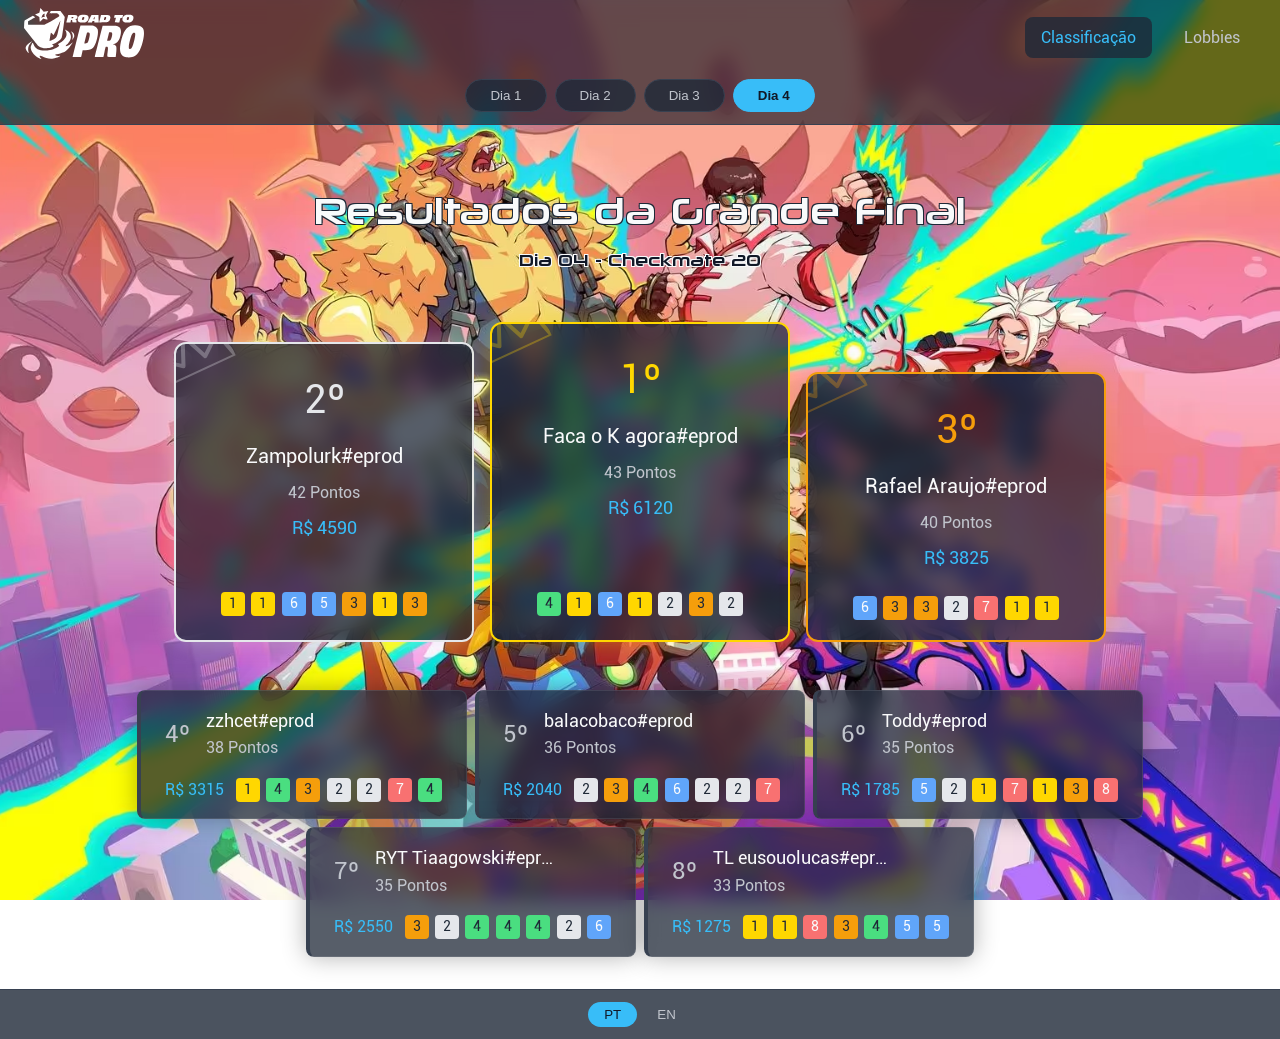
<file: index.html>
<!doctype html><html lang="en"><head><meta charset="UTF-8"><meta name="viewport" content="width=device-width,initial-scale=1"><title>Road To Pro</title><link rel="icon" type="image/svg+xml" href="static/img/icon.svg"><script id="all-player-details-map" type="application/json">[{"21 luke#eprod":"5;21 luke#eprod;21 Luke#eprod;37;2.83;1;5;6;6;##3,2,1,6,3,2##A11,A11|B5,B5|C19,C19","agropescajacare#eprod":"132;agropescajacare#eprod;AGROPESCAJACARE#eprod;21;5.33;1;2;3;6;##7,4,1,7,7,6##A19,A19|B18,B18|C11,C11","ahristoteles#eprod":"150;ahristoteles#eprod;AHRISTOTELES#eprod;18;5.83;0;1;1;6;##7,7,2,7,7,5##A17,A17|B16,B16|C4,C4","aka carlos#eprod":"158;aka carlos#eprod;aka Carlos#eprod;16;5.83;0;2;2;6;##5,6,8,4,4,8##A14,A14|B15,B15|C1,C1","amorim#eprod":"177;amorim#eprod;Amorim#eprod;10;6.00;0;0;0;4;##7,5,7,5##A14,A14|B2,B2","anklam#eprod":"84;anklam#eprod;Anklam#eprod;27;4.33;0;4;4;6;##3,3,8,6,2,4##A4,A4|B17,B17|C7,C7","aquann#eprod":"152;aquann#eprod;Aquann#eprod;18;5.67;0;1;1;6;##3,7,5,6,8,5##A19,A19|B24,B24|C19,C19","aseyi#eprod":"144;aseyi#eprod;aSeyi#eprod;19;5.67;0;1;1;6;##8,6,2,5,7,6##A15,A15|B17,B17|C19,C19","aura galactus#eprod":"35;aura galactus#eprod;AURA Galactus#eprod;32;3.50;1;4;5;6;##7,5,3,2,1,3##A15,A15|B3,B3|C11,C11","aura law#eprod":"156;aura law#eprod;AURA Law#eprod;17;5.50;0;1;1;6;##5,5,4,7,7,5##A23,A23|B3,B3|C16,C16","awwent#eprod":"33;awwent#eprod;awwent#eprod;32;3.50;1;5;6;6;##4,2,3,3,8,1##A9,A9|B22,B22|C4,C4","aya#eprod":"79;aya#eprod;Aya#eprod;27;4.00;2;3;5;6;##5,1,5,1,8,4##A19,A19|B2,B2|C18,C18","bagrex#eprod":"62;bagrex#eprod;bagrex#eprod;29;3.83;0;5;5;6;##3,4,2,4,3,7##A2,A2|B7,B7|C11,C11","balacobaco#eprod":"17;balacobaco#eprod;balacobaco#eprod;34;3.17;2;4;6;6;##6,1,3,5,3,1##A4,A4|B9,B9|C16,C16","bat karlinha#eprod":"130;bat karlinha#eprod;Bat Karlinha#eprod;21;5.17;1;3;4;6;##8,4,4,6,8,1##A17,A17|B4,B4|C12,C12","bbs#eprod":"103;bbs#eprod;bbs#eprod;25;4.50;1;3;4;6;##3,1,5,8,4,6##A18,A18|B18,B18|C4,C4","bell o coelho#eprod":"146;bell o coelho#eprod;Bell o Coelho#eprod;19;5.67;0;1;1;6;##7,3,6,6,5,7##A3,A3|B14,B14|C9,C9","bet0#eprod":"47;bet0#eprod;bet0#eprod;31;3.67;0;4;4;6;##2,7,2,3,3,5##A20,A20|B8,B8|C5,C5","beto pjo#eprod":"147;beto pjo#eprod;Beto PJO#eprod;19;5.83;0;1;1;6;##6,3,6,6,6,8##A8,A8|B23,B23|C17,C17","bizola#eprod":"101;bizola#eprod;Bizola#eprod;25;4.67;1;3;4;6;##6,1,6,3,8,4##A14,A14|B15,B15|C14,C14","brenim#eprod":"14;brenim#eprod;BRENIM#eprod;34;3.17;3;4;7;6;##8,1,5,1,1,3##A8,A8|B22,B22|C10,C10","brn#eprod":"100;brn#eprod;brN#eprod;25;4.50;1;3;4;6;##8,3,5,4,6,1##A2,A2|B4,B4|C9,C9","caharu guardiam#eprod":"162;caharu guardiam#eprod;Caharu guardiam#eprod;12;6.00;0;1;1;4;##8,6,8,2##A20,A20|B14,B14","caomei#eprod":"138;caomei#eprod;caoMei#eprod;20;5.17;0;3;3;6;##7,4,8,3,4,5##A12,A12|B13,B13|C13,C13","chambinhoplays#eprod":"41;chambinhoplays#eprod;chambinhoplays#eprod;31;3.50;1;4;5;6;##1,4,2,5,7,2##A20,A20|B13,B13|C2,C2","ciena ree#eprod":"76;ciena ree#eprod;Ciena Ree#eprod;28;4.00;0;4;4;6;##5,3,4,3,2,7##A22,A22|B17,B17|C3,C3","cjayy#eprod":"163;cjayy#eprod;cjayy#eprod;12;6.00;0;1;1;4;##7,2,8,7##A8,A8|B24,B24","cmproducoes#eprod":"50;cmproducoes#eprod;CMProducoes#eprod;30;3.83;2;3;5;6;##2,5,8,1,6,1##A4,A4|B10,B10|C11,C11","cooper flagg#eprod":"55;cooper flagg#eprod;Cooper Flagg#eprod;30;4.00;1;3;4;6;##6,3,6,2,1,6##A20,A20|B9,B9|C12,C12","csant#eprod":"8;csant#eprod;CSant#eprod;35;3.00;2;5;7;6;##2,2,4,8,1,1##A15,A15|B14,B14|C15,C15","deafen#eprod":"136;deafen#eprod;Deafen#eprod;21;5.50;0;2;2;6;##6,7,7,3,3,7##A1,A1|B11,B11|C2,C2","dede#eprod":"63;dede#eprod;Dede#eprod;29;4.00;0;4;4;6;##6,2,2,4,2,8##A3,A3|B24,B24|C6,C6","delky#eprod":"168;delky#eprod;Delky#eprod;11;6.25;0;1;1;4;##8,2,7,8##A5,A5|B17,B17","dexmonstro#eprod":"151;dexmonstro#eprod;dexmonstro#eprod;18;5.50;0;1;1;6;##5,8,5,2,8,5##A13,A13|B17,B17|C11,C11","dfgdfgdfg#eprod":"154;dfgdfgdfg#eprod;dfgdfgdfg#eprod;17;5.67;0;3;3;6;##4,4,7,4,8,7##A6,A6|B3,B3|C13,C13","diegots#eprod":"98;diegots#eprod;Diegots#eprod;25;4.67;2;2;4;6;##1,7,5,7,7,1##A18,A18|B13,B13|C5,C5","dino55555#eprod":"139;dino55555#eprod;dino55555#eprod;20;5.33;0;1;1;6;##7,2,6,5,7,5##A7,A7|B21,B21|C12,C12","dolly#eprod":"106;dolly#eprod;Dolly#eProd;25;4.33;0;3;3;6;##5,8,5,4,2,2##A20,A20|B23,B23|C8,C8","dusk digs#eprod":"186;dusk digs#eprod;DUSK digs#eprod;8;6.33;0;1;1;3;##3,8,8##A8,A8|B9,B9","dusk smigle#eprod":"170;dusk smigle#eprod;DUSK Smigle#eprod;11;6.25;0;1;1;4;##7,8,3,7##A24,A24|B4,B4","el runirim#eprod":"135;el runirim#eprod;El Runirim#eprod;21;5.33;0;2;2;6;##3,5,7,8,6,3##A9,A9|B7,B7|C3,C3","entyy#eprod":"81;entyy#eprod;Entyy#eprod;27;4.33;2;2;4;6;##7,6,1,5,1,6##A23,A23|B24,B24|C14,C14","erith#eprod":"65;erith#eprod;erith#eprod;29;4.17;0;3;3;6;##3,2,6,6,6,2##A12,A12|B7,B7|C13,C13","erkol1#eprod":"127;erkol1#eprod;Erkol1#eprod;22;4.83;1;1;2;6;##7,1,5,5,5,6##A10,A10|B8,B8|C2,C2","eu tentei#eprod":"67;eu tentei#eprod;Eu tentei#eprod;28;4.17;2;3;5;6;##1,8,3,1,5,7##A14,A14|B5,B5|C5,C5","eubentinho#eprod":"73;eubentinho#eprod;eubentinho#eprod;28;3.83;1;3;4;6;##5,2,1,5,6,4##A10,A10|B14,B14|C12,C12","faca o k agora#eprod":"24;faca o k agora#eprod;Faca o K agora#eprod;33;3.50;2;4;6;6;##8,6,2,1,1,3##A12,A12|B18,B18|C2,C2","fastoitavo#eprod":"159;fastoitavo#eprod;FastOitavo#eprod;16;5.60;0;1;1;5;##2,8,6,5,7##A16,A16|B20,B20|C20,C20","felipe#eprod":"190;felipe#eprod;Felipe#eprod;5;7.75;0;0;0;4;##8,7,8,8##A16,A16|B6,B6","fell#eprod":"187;fell#eprod;Fell#eprod;8;6.75;0;0;0;4;##5,6,8,8##A7,A7|B8,B8","fernando#eprod":"134;fernando#eprod;Fernando#eprod;21;5.17;1;1;2;6;##5,6,5,1,8,6##A4,A4|B6,B6|C9,C9","finger#eprod":"141;finger#eprod;finger#eprod;19;5.50;0;2;2;6;##4,2,7,7,8,5##A14,A14|B1,B1|C6,C6","fora checkmate#eprod":"13;fora checkmate#eprod;FORA CheckMate#eprod;35;2.83;2;4;6;6;##1,2,1,3,5,5##A24,A24|B9,B9|C1,C1","fora murilo#eprod":"118;fora murilo#eprod;FORA Murilo#eprod;23;4.83;0;2;2;6;##2,8,2,7,5,5##A23,A23|B2,B2|C17,C17","four cuia#eprod":"77;four cuia#eprod;FOUR cuia#eprod;28;4.17;0;3;3;6;##7,6,3,2,5,2##A13,A13|B18,B18|C3,C3","four vakio#eprod":"21;four vakio#eprod;FOUR vakio#eprod;33;3.33;3;4;7;6;##6,1,7,4,1,1##A9,A9|B13,B13|C20,C20","fracthal#eprod":"58;fracthal#eprod;Fracthal#eProd;29;4.00;2;4;6;6;##8,3,7,1,4,1##A13,A13|B14,B14|C7,C7","frey#eprod":"64;frey#eprod;frey#eprod;29;3.83;0;4;4;6;##7,5,4,2,3,2##A11,A11|B1,B1|C4,C4","fsn#eprod":"82;fsn#eprod;fsn#eprod;27;4.33;1;3;4;6;##3,1,6,5,8,3##A16,A16|B16,B16|C17,C17","gabrielmsh#eprod":"149;gabrielmsh#eprod;Gabrielmsh#eprod;18;5.83;0;2;2;6;##6,7,4,3,8,7##A23,A23|B24,B24|C10,C10","gabu#eprod":"185;gabu#eprod;Gabu#eprod;9;6.75;0;0;0;4;##6,6,8,7##A17,A17|B5,B5","gabymar10#eprod":"80;gabymar10#eprod;gabymar10#eprod;27;4.00;1;4;5;6;##4,1,2,4,5,8##A15,A15|B9,B9|C11,C11","ganga#eprod":"167;ganga#eprod;ganga#eprod;12;5.50;0;1;1;4;##5,4,6,7##A21,A21|B10,B10|C7,C7","geladeira verde#eprod":"184;geladeira verde#eprod;Geladeira Verde#eprod;9;6.75;0;0;0;4;##7,7,6,7##A4,A4|B22,B22","ggairo#eprod":"192;ggairo#eprod;Ggairo#eprod;4;8.00;0;0;0;4;##8,8,8,8##A9,A9|B2,B2","god 0f legends#eprod":"155;god 0f legends#eprod;God 0f Legends#eprod;17;6.00;0;2;2;6;##8,4,3,8,6,7##A11,A11|B24,B24|C6,C6","guga#eprod":"39;guga#eprod;Guga#eprod;31;3.67;2;4;6;6;##6,8,4,1,1,2##A10,A10|B20,B20|C9,C9","gulas#eprod":"126;gulas#eprod;Gulas#eprod;22;5.00;0;3;3;6;##7,3,4,3,8,5##A16,A16|B21,B21|C8,C8","gunnzzz#eprod":"97;gunnzzz#eprod;GunnzZZ#eprod;25;4.67;2;3;5;6;##1,7,7,1,4,8##A11,A11|B9,B9|C9,C9","gusss#eprod":"120;gusss#eprod;gusss#eprod;23;5.00;0;2;2;6;##6,2,5,3,8,6##A19,A19|B14,B14|C1,C1","gwibbie#eprod":"25;gwibbie#eprod;Gwibbie#eprod;33;3.00;2;4;6;6;##1,5,5,4,2,1##A7,A7|B21,B21|C19,C19","gxzera#eprod":"54;gxzera#eprod;gXZERA#eprod;30;3.67;1;3;4;6;##5,6,3,5,2,1##A8,A8|B10,B10|C2,C2","hackerman#eprod":"137;hackerman#eprod;hackerman#eprod;20;5.33;1;2;3;6;##1,7,4,7,5,8##A8,A8|B6,B6|C12,C12","halnyr#eprod":"23;halnyr#eprod;Halnyr#eprod;33;3.50;2;4;6;6;##7,8,1,2,1,2##A6,A6|B11,B11|C17,C17","hard times#eprod":"40;hard times#eprod;Hard Times#eprod;31;3.50;1;5;6;6;##4,8,1,2,2,4##A22,A22|B7,B7|C11,C11","harzee#eprod":"125;harzee#eprod;Harzee#eprod;22;4.83;0;3;3;6;##2,5,8,4,4,6##A21,A21|B18,B18|C20,C20","hatty#eprod":"133;hatty#eprod;Hatty#eprod;21;5.00;1;2;3;6;##4,5,8,1,5,7##A13,A13|B4,B4|C19,C19","higgs monaghan#eprod":"4;higgs monaghan#eprod;Higgs Monaghan#eprod;37;2.50;3;4;7;6;##2,1,5,5,1,1##A13,A13|B5,B5|C13,C13","hotta#eprod":"140;hotta#eprod;Hotta#eprod;19;5.50;1;1;2;6;##5,6,8,1,5,8##A9,A9|B11,B11|C4,C4","hugo#eprod":"7;hugo#eprod;Hugo#eprod;36;2.67;1;6;7;6;##2,4,4,3,2,1##A14,A14|B23,B23|C10,C10","i love asmv#eprod":"119;i love asmv#eprod;I love asmv#eprod;23;4.83;0;2;2;6;##7,5,2,2,8,5##A20,A20|B6,B6|C20,C20","i wish u roses#eprod":"166;i wish u roses#eprod;I wish u roses#eprod;12;5.75;0;1;1;4;##6,6,4,7##A24,A24|B9,B9","impagnat#eprod":"116;impagnat#eprod;ImpagnaT#eprod;23;4.67;0;4;4;6;##4,4,7,3,6,4##A8,A8|B5,B5|C1,C1","jaimejaime#eprod":"29;jaimejaime#eprod;Jaimejaime#eprod;33;3.17;1;4;5;6;##1,3,3,2,5,5##A6,A6|B12,B12|C7,C7","jinnai#eprod":"107;jinnai#eprod;Jinnai#eprod;25;4.33;0;3;3;6;##2,7,3,4,5,5##A3,A3|B20,B20|C18,C18","jogo nu de nunu#eprod":"113;jogo nu de nunu#eprod;Jogo Nu de Nunu#eprod;24;4.83;0;3;3;6;##2,6,7,2,4,8##A2,A2|B23,B23|C10,C10","josneyqt#eprod":"1;josneyqt#eprod;JosneyQT#eprod;40;2.17;2;5;7;6;##2,1,5,1,2,2##A7,A7|B3,B3|C5,C5","juann#eprod":"111;juann#eprod;juann#eprod;24;4.83;1;3;4;6;##8,3,1,6,4,7##A21,A21|B20,B20|C18,C18","just pray#eprod":"90;just pray#eprod;just pray#eprod;26;4.17;1;4;5;6;##1,3,4,8,5,4##A12,A12|B13,B13|C10,C10","kaya maslevante#eprod":"173;kaya maslevante#eprod;Kaya MasLevante#eprod;11;6.00;0;1;1;4;##4,6,8,6##A21,A21|B1,B1","keochi#eprod":"160;keochi#eprod;Keochi#eprod;12;6.00;1;1;2;4;##7,8,1,8##A2,A2|B12,B12","kgb final#eprod":"189;kgb final#eprod;KGB Final#eprod;6;7.50;0;0;0;4;##8,7,8,7##A14,A14|B7,B7","khold#eprod":"93;khold#eprod;khold#eprod;26;4.33;0;4;4;6;##7,2,4,3,4,6##A1,A1|B18,B18|C17,C17","killua#eprod":"123;killua#eprod;Killua#eprod;22;4.83;1;3;4;6;##5,8,4,4,7,1##A18,A18|B22,B22|C17,C17","koala esbelto#eprod":"19;koala esbelto#eprod;koala esbelto#eprod;34;3.17;1;4;5;6;##5,6,2,2,1,3##A3,A3|B5,B5|C4,C4","kone#eprod":"52;kone#eprod;Kone#eprod;30;3.83;1;4;5;6;##4,1,2,6,7,3##A24,A24|B15,B15|C7,C7","ktchoro#eprod":"22;ktchoro#eprod;ktchoro#eprod;33;3.17;2;5;7;6;##4,3,1,4,1,6##A1,A1|B6,B6|C16,C16","lamy#eprod":"180;lamy#eprod;Lamy#eprod;9;6.25;0;1;1;4;##4,5,8,8##A12,A12|B3,B3","lawlblade#eprod":"48;lawlblade#eprod;lawlblade#eprod;30;3.83;2;4;6;6;##1,4,8,1,2,7##A3,A3|B21,B21|C17,C17","life#eprod":"109;life#eprod;Life#eprod;25;4.50;0;2;2;6;##2,3,6,6,5,5##A11,A11|B6,B6|C14,C14","lins#eprod":"104;lins#eprod;Lins#eprod;25;4.83;1;2;3;6;##1,2,6,7,7,6##A23,A23|B8,B8|C13,C13","little coutto#eprod":"176;little coutto#eprod;Little Coutto#eprod;10;6.25;0;0;0;4;##6,8,6,5##A11,A11|B19,B19","little dezo#eprod":"115;little dezo#eprod;Little Dezo#eprod;24;4.83;0;3;3;6;##6,7,2,4,3,7##A15,A15|B19,B19|C1,C1","littlegoose#eprod":"18;littlegoose#eprod;Littlegoose#eprod;34;3.17;1;4;5;6;##2,5,1,2,7,2##A24,A24|B22,B22|C10,C10","lubagod#eprod":"157;lubagod#eprod;LubaGOD#eprod;16;4.75;1;1;2;4;##6,1,5,7##A22,A22|B20,B20|C16,C16","luk3p3dr0#eprod":"175;luk3p3dr0#eprod;Luk3p3dr0#eprod;10;6.00;0;1;1;4;##8,7,5,4##A6,A6|B10,B10","lukin#eprod":"88;lukin#eprod;lukin#eprod;26;4.67;2;3;5;6;##8,3,1,7,1,8##A23,A23|B21,B21|C8,C8","lwken#eprod":"95;lwken#eprod;Lwken#eprod;26;4.33;0;3;3;6;##2,5,6,7,2,4##A8,A8|B12,B12|C13,C13","madiba#eprod":"172;madiba#eprod;MADIBA#eprod;11;5.75;0;1;1;4;##8,6,4,5##A18,A18|B15,B15","majorana#eprod":"56;majorana#eprod;Majorana#eprod;30;3.67;0;4;4;6;##4,2,2,5,2,7##A20,A20|B3,B3|C14,C14","manuu#eprod":"69;manuu#eprod;manuu#eprod;28;3.83;0;5;5;6;##2,6,4,4,4,3##A6,A6|B2,B2|C19,C19","matiaxx#eprod":"129;matiaxx#eprod;Matiaxx#eprod;22;4.83;0;2;2;6;##6,4,6,5,5,3##A7,A7|B18,B18|C15,C15","matt7x#eprod":"191;matt7x#eprod;Matt7x#eprod;4;6.50;0;0;0;2;##5,8##A15,A15|B20,B20","maxdenki#eprod":"46;maxdenki#eprod;MaxDenki#eprod;31;3.83;0;4;4;6;##2,3,7,2,2,7##A9,A9|B24,B24|C4,C4","mercurio#eprod":"89;mercurio#eprod;mercurio#eprod;26;4.50;2;3;5;6;##4,8,1,1,6,7##A7,A7|B23,B23|C16,C16","moonhyung#eprod":"110;moonhyung#eprod;MoonHyung#eprod;24;4.83;2;2;4;6;##5,8,7,1,7,1##A12,A12|B15,B15|C14,C14","msk#eprod":"128;msk#eprod;msK#eprod;22;4.83;0;2;2;6;##5,4,6,2,7,5##A24,A24|B13,B13|C15,C15","mukaa#eprod":"2;mukaa#eprod;mukaa#eprod;39;2.33;2;6;8;6;##4,2,3,1,3,1##A4,A4|B16,B16|C8,C8","nadson ferinha#eprod":"83;nadson ferinha#eprod;Nadson Ferinha#eprod;27;4.17;0;4;4;6;##3,4,2,8,5,3##A23,A23|B21,B21|C6,C6","nassinho#eprod":"74;nassinho#eprod;Nassinho#eprod;28;4.33;1;3;4;6;##3,3,6,1,7,6##A14,A14|B24,B24|C8,C8","niihii#eprod":"153;niihii#eprod;NiihiI#eprod;18;5.50;0;1;1;6;##3,5,8,5,5,7##A17,A17|B12,B12|C20,C20","nike 12mola#eprod":"30;nike 12mola#eprod;Nike 12Mola#eprod;32;3.50;3;4;7;6;##1,6,1,1,4,8##A19,A19|B17,B17|C3,C3","nineteen#eprod":"164;nineteen#eprod;Nineteen#eprod;12;5.75;0;1;1;4;##6,7,4,6##A2,A2|B12,B12","ninja#eprod":"49;ninja#eprod;Ninja#eprod;30;3.67;1;5;6;6;##1,4,2,8,4,3##A9,A9|B1,B1|C12,C12","nist#eprod":"102;nist#eprod;Nist#eprod;25;4.67;1;3;4;6;##8,4,1,6,3,6##A22,A22|B8,B8|C10,C10","nitos#eprod":"122;nitos#eprod;Nitos#eprod;23;5.00;0;2;2;6;##5,6,3,7,3,6##A16,A16|B17,B17|C18,C18","ntd allanzim#eprod":"143;ntd allanzim#eprod;NTD Allanzim#eprod;19;5.83;0;1;1;6;##8,6,2,7,6,6##A1,A1|B23,B23|C5,C5","o vasco#eprod":"38;o vasco#eprod;O vasco#eprod;31;3.83;3;3;6;6;##1,6,8,1,1,6##A22,A22|B19,B19|C7,C7","odyceuz#eprod":"161;odyceuz#eprod;Odyceuz#eprod;12;6.00;0;1;1;4;##8,7,7,2##A10,A10|B8,B8","orakid#eprod":"121;orakid#eprod;OrakiD#eprod;23;4.83;0;2;2;6;##6,5,4,6,6,2##A16,A16|B16,B16|C14,C14","pedrobatata#eprod":"6;pedrobatata#eprod;PedroBatata#eprod;36;2.67;3;4;7;6;##3,5,5,1,1,1##A6,A6|B1,B1|C3,C3","pedrocabana#eprod":"43;pedrocabana#eprod;PedroCabana#eprod;31;3.67;1;4;5;6;##3,3,1,3,7,5##A24,A24|B4,B4|C9,C9","peu#eprod":"57;peu#eprod;peu#eprod;30;3.67;0;4;4;6;##6,2,2,5,4,3##A6,A6|B4,B4|C5,C5","pinho#eprod":"169;pinho#eprod;Pinho#eprod;11;6.25;0;1;1;4;##8,8,6,3##A4,A4|B3,B3","plim plim plim#eprod":"174;plim plim plim#eprod;PLIM PLIM PLIM#eprod;10;6.50;0;1;1;4;##7,3,8,8##A18,A18|B23,B23","plotka#eprod":"87;plotka#eprod;Plotka#eprod;27;4.50;1;2;3;6;##6,1,2,6,6,6##A5,A5|B11,B11|C15,C15","polo#eprod":"10;polo#eprod;polo#eprod;35;3.00;2;5;7;6;##1,4,6,3,1,3##A10,A10|B2,B2|C1,C1","poloi#eprod":"108;poloi#eprod;Poloi#eprod;25;4.50;0;3;3;6;##2,7,4,5,3,6##A22,A22|B11,B11|C6,C6","prof danone#eprod":"37;prof danone#eprod;Prof Danone#eprod;32;3.50;0;4;4;6;##3,6,3,5,2,2##A10,A10|B1,B1|C16,C16","qiyana 2005#eprod":"71;qiyana 2005#eprod;qiyana 2005#eprod;28;4.33;1;3;4;6;##6,2,1,7,3,7##A21,A21|B15,B15|C12,C12","rhayga#eprod":"94;rhayga#eprod;Rhayga#eprod;26;4.00;0;4;4;6;##4,5,3,3,4,5##A18,A18|B6,B6|C2,C2","ribeirinho002#eprod":"59;ribeirinho002#eprod;ribeirinho002#eprod;29;3.67;2;4;6;6;##5,1,4,7,1,4##A6,A6|B19,B19|C5,C5","rickas#eprod":"34;rickas#eprod;Rickas#eprod;32;3.50;1;5;6;6;##1,4,2,8,3,3##A4,A4|B22,B22|C13,C13","rizeer#eprod":"28;rizeer#eprod;Rizeer#eprod;33;3.17;1;5;6;6;##3,1,5,4,3,3##A3,A3|B11,B11|C9,C9","roca#eprod":"26;roca#eprod;Roca#eprod;33;3.00;1;5;6;6;##5,2,4,1,4,2##A2,A2|B8,B8|C1,C1","rod rod rod#eprod":"12;rod rod rod#eprod;rod rod rod#eprod;35;2.83;2;4;6;6;##3,5,5,2,1,1##A22,A22|B16,B16|C6,C6","roqueiyasuo03#eprod":"60;roqueiyasuo03#eprod;Roqueiyasuo03#eprod;29;4.00;1;4;5;6;##7,2,7,3,1,4##A22,A22|B12,B12|C19,C19","ryt arise#eprod":"36;ryt arise#eprod;RYT Arise#eprod;32;3.67;0;5;5;6;##3,3,2,3,3,8##A7,A7|B20,B20|C14,C14","ryt cecelo#eprod":"86;ryt cecelo#eprod;RYT cecelo#eprod;27;4.17;0;4;4;6;##2,3,3,5,8,4##A5,A5|B23,B23|C15,C15","ryt dois#eprod":"9;ryt dois#eprod;RYT dois#eprod;35;3.00;2;5;7;6;##4,1,7,2,1,3##A11,A11|B4,B4|C18,C18","ryt hardpuzzle#eprod":"91;ryt hardpuzzle#eprod;RYT Hardpuzzle#eprod;26;4.33;1;3;4;6;##1,2,4,5,8,6##A17,A17|B7,B7|C3,C3","ryt kleitoniud#eprod":"3;ryt kleitoniud#eprod;RYT KLEITONIUD#eprod;38;2.50;1;6;7;6;##3,4,1,3,2,2##A15,A15|B16,B16|C12,C12","ryt morta0#eprod":"20;ryt morta0#eprod;RYT Morta0#eprod;34;3.17;0;5;5;6;##6,2,4,3,2,2##A13,A13|B10,B10|C20,C20","ryt vladimin#eprod":"78;ryt vladimin#eprod;RYT Vladimin#eprod;27;4.17;2;3;5;6;##7,7,1,1,5,4##A21,A21|B13,B13|C8,C8","sage#eprod":"92;sage#eprod;SAGE#eprod;26;4.17;1;3;4;6;##4,5,5,1,2,8##A19,A19|B7,B7|C18,C18","shirou1#eprod":"11;shirou1#eprod;Shirou1#eprod;35;3.00;2;5;7;6;##3,1,1,3,6,4##A20,A20|B19,B19|C2,C2","snowball#eprod":"124;snowball#eprod;Snowball#eprod;22;5.00;0;3;3;6;##4,4,6,7,7,2##A16,A16|B11,B11|C18,C18","splayzer#eprod":"105;splayzer#eprod;SPLAYZER#eprod;25;4.67;1;2;3;6;##1,5,7,6,2,7##A5,A5|B18,B18|C15,C15","sukesvs#eprod":"148;sukesvs#eprod;Sukesvs#eprod;18;5.67;0;2;2;6;##4,5,7,2,8,8##A2,A2|B19,B19|C5,C5","talking in 2x#eprod":"145;talking in 2x#eprod;Talking in 2x#eprod;19;5.50;0;1;1;6;##3,8,5,6,6,5##A21,A21|B19,B19|C10,C10","tanjo#eprod":"31;tanjo#eprod;Tanjo#eprod;32;3.17;1;6;7;6;##1,4,3,4,3,4##A13,A13|B8,B8|C17,C17","teixeira#eprod":"45;teixeira#eprod;Teixeira#eprod;31;3.67;0;5;5;6;##7,4,3,3,3,2##A5,A5|B7,B7|C7,C7","teteuso10#eprod":"51;teteuso10#eprod;Teteuso10#eprod;30;3.67;1;4;5;6;##1,2,7,5,4,3##A16,A16|B6,B6|C14,C14","tft dezio#eprod":"142;tft dezio#eprod;tft dezio#eprod;19;5.50;0;2;2;6;##5,8,3,4,6,7##A5,A5|B14,B14|C8,C8","tft sty#eprod":"66;tft sty#eprod;TFT Sty#eprod;28;4.00;2;4;6;6;##1,1,6,4,4,8##A2,A2|B1,B1|C15,C15","tftnimm#eprod":"42;tftnimm#eprod;TFTNimm#eprod;31;3.67;1;4;5;6;##2,3,1,6,6,4##A10,A10|B3,B3|C20,C20","the majjor#eprod":"117;the majjor#eprod;The Majjor#eprod;23;5.00;1;2;3;6;##5,6,2,1,8,8##A11,A11|B12,B12|C2,C2","tiakon#eprod":"114;tiakon#eprod;Tiakon#eprod;24;4.67;0;3;3;6;##8,5,3,6,4,2##A3,A3|B13,B13|C11,C11","tl eusouolucas#eprod":"15;tl eusouolucas#eprod;TL eusouolucas#eprod;34;3.17;3;4;7;6;##1,1,1,6,6,4##A21,A21|B2,B2|C4,C4","tobsss#eprod":"182;tobsss#eprod;Tobsss#eprod;9;6.50;0;0;0;4;##5,8,7,6##A1,A1|B10,B10","tomas andre#eprod":"44;tomas andre#eprod;Tomas Andre#eprod;31;3.33;0;5;5;6;##2,3,5,4,2,4##A19,A19|B12,B12|C9,C9","tonixpbr#eprod":"112;tonixpbr#eprod;tonixpbr#eprod;24;4.67;0;4;4;6;##4,6,3,8,4,3##A5,A5|B15,B15|C16,C16","tossan#eprod":"99;tossan#eprod;Tossan#eprod;25;4.67;1;3;4;6;##1,4,7,2,6,8##A1,A1|B20,B20|C19,C19","trebornac#eprod":"178;trebornac#eprod;Trebornac#eprod;9;6.00;0;1;1;3;##3,7,8##A5,A5|B16,B16","tweetsdomonark#eprod":"68;tweetsdomonark#eprod;TweetsdoMonark#eprod;28;3.83;1;4;5;6;##2,5,4,4,7,1##A1,A1|B5,B5|C1,C1","up most#eprod":"85;up most#eprod;UP Most#eprod;27;4.17;0;4;4;6;##2,3,3,8,5,4##A17,A17|B11,B11|C16,C16","vegas#eprod":"72;vegas#eprod;Vegas#eprod;28;4.00;1;3;4;6;##1,3,5,2,5,8##A15,A15|B15,B15|C13,C13","vinicim#eprod":"61;vinicim#eprod;vinicim#eprod;29;4.00;1;4;5;6;##2,1,6,8,3,4##A12,A12|B4,B4|C3,C3","vn benites#eprod":"70;vn benites#eprod;vn Benites#eprod;28;4.33;1;3;4;6;##7,7,3,2,6,1##A9,A9|B21,B21|C18,C18","vtm vegan#eprod":"131;vtm vegan#eprod;VTM Vegan#eprod;21;5.33;1;2;3;6;##8,8,1,3,7,5##A19,A19|B1,B1|C3,C3","wandstyle#eprod":"188;wandstyle#eprod;WandStyle#eprod;7;7.25;0;0;0;4;##8,7,6,8##A24,A24|B5,B5","wesy#eprod":"171;wesy#eprod;wesy#eprod;11;6.00;0;1;1;4;##6,7,7,4##A12,A12|B16,B16","xolas#eprod":"96;xolas#eprod;xolas#eprod;26;4.50;0;3;3;6;##2,2,6,4,6,7##A18,A18|B17,B17|C7,C7","xovinixo#eprod":"75;xovinixo#eprod;XoViniXo#eprod;28;4.33;0;4;4;6;##3,7,3,8,3,2##A13,A13|B19,B19|C15,C15","xpgod#eprod":"16;xpgod#eprod;xpGOD#eprod;34;3.17;2;5;7;6;##3,1,1,8,4,2##A1,A1|B10,B10|C6,C6","yukiotft#eprod":"179;yukiotft#eprod;YukioTFT#eprod;9;6.25;0;1;1;4;##4,8,8,5##A3,A3|B22,B22","yuzi#eprod":"53;yuzi#eprod;yuzi#eprod;30;3.50;0;5;5;6;##4,5,3,2,4,3##A10,A10|B2,B2|C8,C8","zaga#eprod":"27;zaga#eprod;Zaga#eprod;33;3.33;1;5;6;6;##4,1,2,7,3,3##A23,A23|B14,B14|C20,C20","zantziin#eprod":"183;zantziin#eprod;Zantziin#eprod;9;6.50;0;0;0;4;##5,8,7,6##A17,A17|B21,B21","zender#eprod":"32;zender#eprod;ZenDer#eprod;32;3.33;1;5;6;6;##4,1,2,2,7,4##A17,A17|B10,B10|C6,C6","zexy bobomb#eprod":"165;zexy bobomb#eprod;Zexy BobOmb#eprod;12;5.75;0;1;1;4;##6,4,7,6##A18,A18|B22,B22","zrazy#eprod":"181;zrazy#eprod;zrazy#eprod;9;6.50;0;0;0;4;##8,7,5,6##A7,A7|B9,B9"},{"21 luke#eprod":"16;21 luke#eprod;21 Luke#eprod;31;3.50;1;3;4;6;##6,2,2,1,5,5##A3,A3|B8,B8|C8,C8","ai ce toma#eprod":"75;ai ce toma#eprod;AI CE TOMA#eprod;12;6.00;0;1;1;4;##3,8,6,7##A10,A10|B2,B2","arcanine#eprod":"47;arcanine#eprod;Arcanine#eprod;25;4.50;1;2;3;6;##3,1,6,7,5,5##A9,A9|B10,B10|C4,C4","aura galactus#eprod":"86;aura galactus#eprod;AURA Galactus#eprod;7;7.00;0;1;1;4;##8,4,8,8##A10,A10|B8,B8","awwent#eprod":"11;awwent#eprod;awwent#eprod;31;3.50;2;4;6;6;##4,1,8,5,2,1##A7,A7|B10,B10|C5,C5","aya#eprod":"44;aya#eprod;Aya#eprod;25;4.50;1;3;4;6;##1,8,4,7,5,2##A8,A8|B1,B1|C2,C2","bagrex#eprod":"67;bagrex#eprod;bagrex#eprod;19;5.50;0;2;2;6;##7,3,6,4,8,5##A8,A8|B11,B11|C6,C6","balacobaco#eprod":"29;balacobaco#eprod;balacobaco#eprod;29;3.83;0;5;5;6;##4,2,4,3,7,3##A8,A8|B4,B4|C1,C1","bet0#eprod":"52;bet0#eprod;bet0#eprod;24;4.83;0;3;3;6;##6,2,8,4,6,3##A1,A1|B7,B7|C3,C3","brenim#eprod":"21;brenim#eprod;BRENIM#eprod;30;3.83;0;4;4;6;##2,3,6,6,2,4##A10,A10|B9,B9|C1,C1","chambinhoplays#eprod":"85;chambinhoplays#eprod;chambinhoplays#eprod;7;7.00;0;1;1;4;##8,8,8,4##A9,A9|B1,B1","ciena ree#eprod":"69;ciena ree#eprod;Ciena Ree#eprod;19;5.67;0;1;1;6;##2,8,5,6,6,7##A1,A1|B4,B4|C8,C8","cmproducoes#eprod":"27;cmproducoes#eprod;CMProducoes#eprod;29;3.83;1;4;5;6;##3,5,3,7,4,1##A5,A5|B11,B11|C7,C7","cooper flagg#eprod":"36;cooper flagg#eprod;Cooper Flagg#eprod;28;4.00;2;2;4;6;##1,5,1,6,6,5##A3,A3|B8,B8|C5,C5","csant#eprod":"80;csant#eprod;CSant#eprod;10;6.25;0;1;1;4;##4,8,7,6##A4,A4|B1,B1","dede#eprod":"66;dede#eprod;Dede#eprod;19;5.50;0;2;2;6;##8,3,5,7,6,4##A2,A2|B7,B7|C2,C2","dobz#eprod":"32;dobz#eprod;DobZ#eprod;29;4.00;0;4;4;6;##2,2,3,7,6,4##A7,A7|B9,B9|C4,C4","eubentinho#eprod":"33;eubentinho#eprod;eubentinho#eprod;29;3.67;0;4;4;6;##5,5,3,3,2,4##A10,A10|B10,B10|C7,C7","faca o k agora#eprod":"14;faca o k agora#eprod;Faca o K agora#eprod;31;3.50;1;4;5;6;##2,4,5,6,3,1##A5,A5|B5,B5|C3,C3","fora checkmate#eprod":"19;fora checkmate#eprod;FORA CheckMate#eprod;30;3.50;1;3;4;6;##5,5,3,2,1,5##A2,A2|B5,B5|C7,C7","four cuia#eprod":"31;four cuia#eprod;FOUR cuia#eprod;29;4.00;1;3;4;6;##5,7,2,3,6,1##A8,A8|B7,B7|C1,C1","four koke#eprod":"40;four koke#eprod;FOUR koke#eprod;27;4.33;0;4;4;6;##3,4,7,3,2,7##A8,A8|B3,B3|C2,C2","four vakio#eprod":"30;four vakio#eprod;FOUR vakio#eprod;29;4.17;1;3;4;6;##2,2,6,1,7,7##A2,A2|B7,B7|C9,C9","fracthal#eprod":"76;fracthal#eprod;Fracthal#eProd;12;6.00;0;1;1;4;##6,7,3,8##A10,A10|B7,B7","frey#eprod":"83;frey#eprod;frey#eprod;10;6.25;0;0;0;4;##5,7,7,6##A11,A11|B10,B10","gabymar10#eprod":"71;gabymar10#eprod;gabymar10#eprod;15;6.33;0;1;1;6;##5,2,8,8,7,8##A5,A5|B2,B2|C3,C3","guga#eprod":"81;guga#eprod;Guga#eprod;10;6.25;0;0;0;4;##7,6,7,5##A10,A10|B8,B8","gwibbie#eprod":"88;gwibbie#eprod;Gwibbie#eprod;6;7.00;0;0;0;3;##8,6,7##A8,A8|B5,B5","gxzera#eprod":"35;gxzera#eprod;gXZERA#eprod;28;3.83;1;4;5;6;##6,4,5,1,4,3##A2,A2|B6,B6|C9,C9","halloweens1#eprod":"54;halloweens1#eprod;halloweens1#eprod;23;4.67;1;3;4;6;##5,4,8,4,1,6##A3,A3|B3,B3|C9,C9","halnyr#eprod":"15;halnyr#eprod;Halnyr#eprod;31;3.33;1;4;5;6;##5,2,1,3,5,4##A4,A4|B1,B1|C9,C9","hard times#eprod":"12;hard times#eprod;Hard Times#eprod;31;3.83;1;4;5;6;##1,2,3,7,8,2##A6,A6|B3,B3|C4,C4","higgs monaghan#eprod":"17;higgs monaghan#eprod;Higgs Monaghan#eprod;30;3.67;2;4;6;6;##1,5,1,4,3,8##A4,A4|B6,B6|C7,C7","hsk#eprod":"23;hsk#eprod;hsk#eprod;29;4.17;1;4;5;6;##8,1,8,3,3,2##A1,A1|B6,B6|C1,C1","hugo#eprod":"79;hugo#eprod;Hugo#eprod;10;5.00;0;1;1;3;##5,4,6##A1,A1|B5,B5","jaimejaime#eprod":"56;jaimejaime#eprod;Jaimejaime#eprod;23;5.17;1;2;3;6;##6,1,6,8,2,8##A4,A4|B1,B1|C8,C8","josneyqt#eprod":"39;josneyqt#eprod;JosneyQT#eprod;27;3.83;1;3;4;6;##3,5,4,1,5,5##A6,A6|B9,B9|C1,C1","koala esbelto#eprod":"77;koala esbelto#eprod;koala esbelto#eprod;12;6.00;0;0;0;4;##6,6,6,6##A5,A5|B3,B3","kone#eprod":"84;kone#eprod;Kone#eprod;9;5.33;0;1;1;3;##7,4,5##A6,A6|B3,B3","ktchoro#eprod":"4;ktchoro#eprod;ktchoro#eprod;38;2.33;2;6;8;6;##4,2,1,1,2,4##A10,A10|B3,B3|C3,C3","lawlblade#eprod":"46;lawlblade#eprod;lawlblade#eprod;25;4.33;0;4;4;6;##8,3,2,5,4,4##A4,A4|B6,B6|C8,C8","littlegoose#eprod":"62;littlegoose#eprod;Littlegoose#eprod;21;5.17;0;2;2;6;##6,6,2,5,4,8##A6,A6|B4,B4|C2,C2","majorana#eprod":"63;majorana#eprod;Majorana#eprod;21;4.83;0;2;2;6;##4,5,3,7,5,5##A1,A1|B4,B4|C3,C3","manuu#eprod":"50;manuu#eprod;manuu#eprod;24;4.33;0;4;4;6;##4,4,4,6,3,5##A9,A9|B7,B7|C9,C9","maxdenki#eprod":"41;maxdenki#eprod;MaxDenki#eprod;27;4.00;0;4;4;6;##4,5,3,6,2,4##A11,A11|B2,B2|C6,C6","midoriya#eprod":"59;midoriya#eprod;Midoriya#eprod;22;5.33;1;2;3;6;##7,6,1,8,3,7##A9,A9|B10,B10|C6,C6","mukaa#eprod":"10;mukaa#eprod;mukaa#eprod;32;3.33;2;4;6;6;##7,1,4,1,5,2##A5,A5|B10,B10|C6,C6","nike 12mola#eprod":"45;nike 12mola#eprod;Nike 12Mola#eprod;25;4.67;1;3;4;6;##2,6,1,4,8,7##A3,A3|B9,B9|C3,C3","ninja#eprod":"48;ninja#eprod;Ninja#eprod;25;4.67;0;3;3;6;##2,5,8,3,8,2##A8,A8|B5,B5|C9,C9","o vasco#eprod":"70;o vasco#eprod;O vasco#eprod;15;5.60;0;2;2;5;##4,8,3,5,8##A3,A3|B1,B1|C5,C5","pedrobatata#eprod":"26;pedrobatata#eprod;PedroBatata#eprod;29;4.00;1;4;5;6;##1,6,2,4,8,3##A2,A2|B2,B2|C2,C2","pedrocabana#eprod":"65;pedrocabana#eprod;PedroCabana#eprod;19;5.67;1;1;2;6;##1,7,5,8,7,6##A5,A5|B11,B11|C7,C7","peu#eprod":"74;peu#eprod;peu#eprod;12;6.00;0;1;1;4;##7,7,3,7##A2,A2|B6,B6","polo#eprod":"42;polo#eprod;polo#eprod;26;4.50;1;3;4;6;##4,7,6,2,1,7##A6,A6|B4,B4|C4,C4","prof danone#eprod":"7;prof danone#eprod;Prof Danone#eprod;35;3.17;3;4;7;6;##6,8,1,1,1,2##A11,A11|B4,B4|C8,C8","rafael araujo#eprod":"8;rafael araujo#eprod;Rafael Araujo#eprod;33;3.50;1;4;5;6;##7,3,2,2,1,6##A11,A11|B9,B9|C3,C3","rhayga#eprod":"72;rhayga#eprod;Rhayga#eprod;14;5.40;0;1;1;5;##5,5,5,4,8##A7,A7|B10,B10|C1,C1","ribeirinho002#eprod":"60;ribeirinho002#eprod;ribeirinho002#eprod;22;5.00;0;2;2;6;##2,5,4,6,7,6##A9,A9|B6,B6|C2,C2","rickas#eprod":"38;rickas#eprod;Rickas#eprod;27;4.17;1;3;4;6;##6,1,7,4,5,2##A8,A8|B4,B4|C7,C7","rizeer#eprod":"64;rizeer#eprod;Rizeer#eprod;20;5.67;0;1;1;6;##6,6,7,2,6,7##A7,A7|B6,B6|C7,C7","roca#eprod":"53;roca#eprod;Roca#eprod;24;4.67;0;2;2;6;##5,3,5,3,6,6##A9,A9|B8,B8|C6,C6","rod rod rod#eprod":"57;rod rod rod#eprod;rod rod rod#eprod;23;5.17;1;2;3;6;##1,3,6,8,7,6##A1,A1|B6,B6|C4,C4","roqueiyasuo03#eprod":"87;roqueiyasuo03#eprod;Roqueiyasuo03#eprod;7;7.00;0;0;0;4;##8,8,7,5##A6,A6|B2,B2","ryt arise#eprod":"24;ryt arise#eprod;RYT Arise#eprod;29;4.00;1;4;5;6;##3,7,4,7,2,1##A4,A4|B8,B8|C9,C9","ryt dois#eprod":"61;ryt dois#eprod;RYT dois#eprod;21;5.17;0;3;3;6;##4,8,5,3,3,8##A5,A5|B2,B2|C4,C4","ryt kleitoniud#eprod":"49;ryt kleitoniud#eprod;RYT KLEITONIUD#eprod;25;4.67;0;3;3;6;##8,7,2,5,3,3##A3,A3|B3,B3|C5,C5","ryt luffy#eprod":"3;ryt luffy#eprod;RYT Luffy#eprod;38;2.33;4;4;8;6;##1,1,5,1,1,5##A10,A10|B1,B1|C2,C2","ryt morta0#eprod":"58;ryt morta0#eprod;RYT Morta0#eprod;23;5.00;1;2;3;6;##7,3,1,5,6,8##A3,A3|B7,B7|C9,C9","ryt shaco#eprod":"28;ryt shaco#eprod;RYT Shaco#eprod;29;3.83;0;5;5;6;##8,3,2,4,4,2##A5,A5|B5,B5|C3,C3","ryt tiaagowski#eprod":"5;ryt tiaagowski#eprod;RYT Tiaagowski#eprod;37;2.83;1;5;6;6;##3,6,2,2,3,1##A11,A11|B1,B1|C2,C2","sai do lobby#eprod":"9;sai do lobby#eprod;SAI DO LOBBY#eprod;32;3.33;2;5;7;6;##8,4,4,1,1,2##A7,A7|B5,B5|C5,C5","shirou1#eprod":"78;shirou1#eprod;Shirou1#eprod;10;6.50;0;1;1;4;##7,3,8,8##A7,A7|B9,B9","tanjo#eprod":"18;tanjo#eprod;Tanjo#eprod;30;3.83;2;3;5;6;##1,2,1,5,7,7##A9,A9|B5,B5|C5,C5","teixeira#eprod":"13;teixeira#eprod;Teixeira#eprod;31;3.83;1;4;5;6;##3,1,6,2,8,3##A3,A3|B8,B8|C8,C8","tft sty#eprod":"68;tft sty#eprod;TFT Sty#eprod;19;5.67;0;2;2;6;##6,7,7,3,4,7##A9,A9|B9,B9|C1,C1","tftnimm#eprod":"55;tftnimm#eprod;TFTNimm#eprod;23;5.00;1;2;3;6;##2,1,8,8,5,6##A6,A6|B4,B4|C5,C5","tl eusouolucas#eprod":"1;tl eusouolucas#eprod;TL eusouolucas#eprod;43;1.83;5;5;10;6;##1,1,1,1,1,6##A11,A11|B2,B2|C1,C1","toddy#eprod":"22;toddy#eprod;Toddy#eprod;29;4.00;1;4;5;6;##2,4,7,2,1,8##A4,A4|B7,B7|C6,C6","tomas andre#eprod":"43;tomas andre#eprod;Tomas Andre#eprod;26;4.50;0;4;4;6;##3,8,3,4,3,6##A2,A2|B8,B8|C8,C8","tweetsdomonark#eprod":"34;tweetsdomonark#eprod;TweetsdoMonark#eprod;28;3.83;1;5;6;6;##1,8,4,2,4,4##A7,A7|B2,B2|C5,C5","vegas#eprod":"82;vegas#eprod;Vegas#eprod;10;6.25;0;0;0;4;##7,6,7,5##A4,A4|B11,B11","vinicim#eprod":"73;vinicim#eprod;vinicim#eprod;12;6.00;0;1;1;4;##3,7,8,6##A7,A7|B11,B11","xpgod#eprod":"51;xpgod#eprod;xpGOD#eprod;24;4.50;0;3;3;6;##8,4,5,5,2,3##A11,A11|B9,B9|C4,C4","yuzi#eprod":"6;yuzi#eprod;yuzi#eprod;37;2.67;0;6;6;6;##2,2,2,3,4,3##A11,A11|B11,B11|C6,C6","zaga#eprod":"25;zaga#eprod;Zaga#eprod;29;4.00;1;4;5;6;##3,7,4,2,7,1##A1,A1|B3,B3|C8,C8","zampolurk#eprod":"2;zampolurk#eprod;Zampolurk#eprod;39;2.17;3;6;9;6;##4,1,1,2,4,1##A2,A2|B11,B11|C4,C4","zender#eprod":"37;zender#eprod;ZenDer#eprod;27;4.33;2;3;5;6;##7,6,4,1,7,1##A1,A1|B11,B11|C6,C6","zzhcet#eprod":"20;zzhcet#eprod;zzhcet#eprod;30;3.83;0;4;4;6;##5,3,2,2,8,3##A6,A6|B10,B10|C7,C7"},{"21 luke#eprod":"21;21 luke#eprod;21 Luke#eprod;20;5.00;0;2;2;5;##6,7,7,2,3##A3,A3|B3,B3|C2","awwent#eprod":"20;awwent#eprod;awwent#eprod;20;5.00;1;2;3;5;##2,8,1,7,7##A3,A3|B4,B4|C1","balacobaco#eprod":"5;balacobaco#eprod;balacobaco#eprod;34;3.17;0;5;5;6;##2,3,4,6,2,2##A1,A1|B3,B3|C4|SEMIFINAL D1","brenim#eprod":"31;brenim#eprod;BRENIM#eprod;12;6.20;0;1;1;5;##8,4,8,6,5##A4,A4|B4,B4|C2","cmproducoes#eprod":"26;cmproducoes#eprod;CMProducoes#eprod;17;5.20;1;2;3;5;##8,1,5,4,8##A3,A3|B3,B3|C2","eubentinho#eprod":"23;eubentinho#eprod;eubentinho#eprod;19;4.60;1;2;3;5;##5,5,4,1,8##A1,A1|B1,B1|C3","faca o k agora#eprod":"2;faca o k agora#eprod;Faca o K agora#eprod;36;2.83;2;5;7;6;##4,1,6,1,2,3##A4,A4|B3,B3|C2|SEMIFINAL D2","fora checkmate#eprod":"22;fora checkmate#eprod;FORA CheckMate#eprod;20;5.00;0;2;2;5;##8,3,2,6,6##A2,A2|B1,B1|C4","gxzera#eprod":"13;gxzera#eprod;gXZERA#eprod;24;4.83;1;3;4;6;##6,4,1,3,7,8##A2,A2|B3,B3|C3|SEMIFINAL D2","halnyr#eprod":"29;halnyr#eprod;Halnyr#eprod;13;6.00;0;0;0;5;##7,6,7,5,5##A2,A2|B4,B4|C4","hard times#eprod":"30;hard times#eprod;Hard Times#eprod;12;6.40;0;1;1;5;##3,8,8,5,8##A4,A4|B3,B3|C4","higgs monaghan#eprod":"10;higgs monaghan#eprod;Higgs Monaghan#eprod;28;4.17;1;3;4;6;##7,2,3,7,1,5##A1,A1|B3,B3|C4|SEMIFINAL D1","josneyqt#eprod":"25;josneyqt#eprod;JosneyQT#eprod;18;5.40;1;2;3;5;##3,8,8,7,1##A2,A2|B2,B2|C3","ktchoro#eprod":"18;ktchoro#eprod;ktchoro#eprod;21;4.80;1;2;3;5;##7,6,7,1,3##A4,A4|B2,B2|C1","mukaa#eprod":"32;mukaa#eprod;mukaa#eprod;10;6.80;0;1;1;5;##8,7,7,8,4##A1,A1|B1,B1|C1","pedrobatata#eprod":"15;pedrobatata#eprod;PedroBatata#eprod;24;4.33;0;3;3;6;##5,5,2,4,6,4##A3,A3|B2,B2|C3|SEMIFINAL D1","prof danone#eprod":"11;prof danone#eprod;Prof Danone#eprod;27;4.50;0;3;3;6;##2,7,6,3,3,6##A2,A2|B4,B4|C3|SEMIFINAL D1","rafael araujo#eprod":"7;rafael araujo#eprod;Rafael Araujo#eprod;32;3.67;1;4;5;6;##6,3,3,2,7,1##A4,A4|B2,B2|C2|SEMIFINAL D2","ryt arise#eprod":"9;ryt arise#eprod;RYT Arise#eprod;30;3.67;1;4;5;6;##5,2,4,3,1,7##A2,A2|B2,B2|C1|SEMIFINAL D2","ryt luffy#eprod":"19;ryt luffy#eprod;RYT Luffy#eprod;21;4.60;1;2;3;5;##7,3,5,1,7##A3,A3|B4,B4|C4","ryt shaco#eprod":"14;ryt shaco#eprod;RYT Shaco#eprod;24;4.33;0;3;3;6;##4,6,5,2,5,4##A1,A1|B1,B1|C1|SEMIFINAL D2","ryt tiaagowski#eprod":"6;ryt tiaagowski#eprod;RYT Tiaagowski#eprod;32;3.17;0;6;6;6;##3,2,4,4,4,2##A3,A3|B4,B4|C4|SEMIFINAL D2","sai do lobby#eprod":"27;sai do lobby#eprod;SAI DO LOBBY#eprod;16;5.40;0;1;1;5;##3,8,6,5,5##A1,A1|B1,B1|C3","tanjo#eprod":"24;tanjo#eprod;Tanjo#eprod;19;4.80;0;3;3;5;##4,6,2,8,4##A3,A3|B3,B3|C2","teixeira#eprod":"17;teixeira#eprod;Teixeira#eprod;22;4.60;2;2;4;5;##1,7,1,8,6##A4,A4|B2,B2|C2","tl eusouolucas#eprod":"8;tl eusouolucas#eprod;TL eusouolucas#eprod;30;3.67;2;4;6;6;##1,1,8,3,4,5##A1,A1|B1,B1|C3|SEMIFINAL D2","toddy#eprod":"3;toddy#eprod;Toddy#eprod;34;3.17;2;4;6;6;##5,2,1,7,1,3##A4,A4|B1,B1|C2|SEMIFINAL D1","tweetsdomonark#eprod":"16;tweetsdomonark#eprod;TweetsdoMonark#eprod;23;4.83;0;3;3;6;##4,5,2,8,2,8##A2,A2|B4,B4|C3|SEMIFINAL D1","yuzi#eprod":"12;yuzi#eprod;yuzi#eprod;26;4.33;0;3;3;6;##2,5,3,4,6,6##A4,A4|B1,B1|C1|SEMIFINAL D2","zaga#eprod":"28;zaga#eprod;Zaga#eprod;14;5.80;0;1;1;5;##6,4,5,6,8##A1,A1|B2,B2|C1","zampolurk#eprod":"1;zampolurk#eprod;Zampolurk#eprod;36;2.83;3;4;7;6;##1,1,6,5,3,1##A2,A2|B2,B2|C4|SEMIFINAL D1","zzhcet#eprod":"4;zzhcet#eprod;zzhcet#eprod;34;3.17;1;5;6;6;##1,4,3,2,2,7##A3,A3|B4,B4|C1|SEMIFINAL D1"},{"balacobaco#eprod":"5;balacobaco#eprod;balacobaco#eprod;36;3.71;0;5;5;7;R$ 2040##2,3,4,6,2,2,7##A1,A1|B3,B3|C4|SEMIFINAL D1|Final","faca o k agora#eprod":"1;faca o k agora#eprod;Faca o K agora#eprod;43;2.71;2;6;8;7;R$ 6120##4,1,6,1,2,3,2##A4,A4|B3,B3|C2|SEMIFINAL D2|Final","rafael araujo#eprod":"3;rafael araujo#eprod;Rafael Araujo#eprod;40;3.29;2;5;7;7;R$ 3825##6,3,3,2,7,1,1##A4,A4|B2,B2|C2|SEMIFINAL D2|Final","ryt tiaagowski#eprod":"7;ryt tiaagowski#eprod;RYT Tiaagowski#eprod;35;3.57;0;6;6;7;R$ 2550##3,2,4,4,4,2,6##A3,A3|B4,B4|C4|SEMIFINAL D2|Final","tl eusouolucas#eprod":"8;tl eusouolucas#eprod;TL eusouolucas#eprod;33;3.86;2;4;6;7;R$ 1275##1,1,8,3,4,5,5##A1,A1|B1,B1|C3|SEMIFINAL D2|Final","toddy#eprod":"6;toddy#eprod;Toddy#eprod;35;3.86;2;4;6;7;R$ 1785##5,2,1,7,1,3,8##A4,A4|B1,B1|C2|SEMIFINAL D1|Final","zampolurk#eprod":"2;zampolurk#eprod;Zampolurk#eprod;42;2.86;3;5;8;7;R$ 4590##1,1,6,5,3,1,3##A2,A2|B2,B2|C4|SEMIFINAL D1|Final","zzhcet#eprod":"4;zzhcet#eprod;zzhcet#eprod;38;3.29;1;6;7;7;R$ 3315##1,4,3,2,2,7,4##A3,A3|B4,B4|C1|SEMIFINAL D1|Final"}]</script><script id="all-rounds" type="application/json">[{"ROUND 1":{"A1":[{"Name":"xpgod#eprod","OriginalName":"xpGOD#eprod","Placements":[3,1],"Rank":16},{"Name":"ktchoro#eprod","OriginalName":"ktchoro#eprod","Placements":[4,3],"Rank":22},{"Name":"tweetsdomonark#eprod","OriginalName":"TweetsdoMonark#eprod","Placements":[2,5],"Rank":68},{"Name":"khold#eprod","OriginalName":"khold#eprod","Placements":[7,2],"Rank":93},{"Name":"tossan#eprod","OriginalName":"Tossan#eprod","Placements":[1,4],"Rank":99},{"Name":"deafen#eprod","OriginalName":"Deafen#eprod","Placements":[6,7],"Rank":136},{"Name":"ntd allanzim#eprod","OriginalName":"NTD Allanzim#eprod","Placements":[8,6],"Rank":143},{"Name":"tobsss#eprod","OriginalName":"Tobsss#eprod","Placements":[5,8],"Rank":182}],"A10":[{"Name":"polo#eprod","OriginalName":"polo#eprod","Placements":[1,4],"Rank":10},{"Name":"prof danone#eprod","OriginalName":"Prof Danone#eprod","Placements":[3,6],"Rank":37},{"Name":"guga#eprod","OriginalName":"Guga#eprod","Placements":[6,8],"Rank":39},{"Name":"tftnimm#eprod","OriginalName":"TFTNimm#eprod","Placements":[2,3],"Rank":42},{"Name":"yuzi#eprod","OriginalName":"yuzi#eprod","Placements":[4,5],"Rank":53},{"Name":"eubentinho#eprod","OriginalName":"eubentinho#eprod","Placements":[5,2],"Rank":73},{"Name":"erkol1#eprod","OriginalName":"Erkol1#eprod","Placements":[7,1],"Rank":127},{"Name":"odyceuz#eprod","OriginalName":"Odyceuz#eprod","Placements":[8,7],"Rank":161}],"A11":[{"Name":"21 luke#eprod","OriginalName":"21 Luke#eprod","Placements":[3,2],"Rank":5},{"Name":"ryt dois#eprod","OriginalName":"RYT dois#eprod","Placements":[4,1],"Rank":9},{"Name":"frey#eprod","OriginalName":"frey#eprod","Placements":[7,5],"Rank":64},{"Name":"gunnzzz#eprod","OriginalName":"GunnzZZ#eprod","Placements":[1,7],"Rank":97},{"Name":"life#eprod","OriginalName":"Life#eprod","Placements":[2,3],"Rank":109},{"Name":"the majjor#eprod","OriginalName":"The Majjor#eprod","Placements":[5,6],"Rank":117},{"Name":"god 0f legends#eprod","OriginalName":"God 0f Legends#eprod","Placements":[8,4],"Rank":155},{"Name":"little coutto#eprod","OriginalName":"Little Coutto#eprod","Placements":[6,8],"Rank":176}],"A12":[{"Name":"faca o k agora#eprod","OriginalName":"Faca o K agora#eprod","Placements":[8,6],"Rank":24},{"Name":"vinicim#eprod","OriginalName":"vinicim#eprod","Placements":[2,1],"Rank":61},{"Name":"erith#eprod","OriginalName":"erith#eprod","Placements":[3,2],"Rank":65},{"Name":"just pray#eprod","OriginalName":"just pray#eprod","Placements":[1,3],"Rank":90},{"Name":"moonhyung#eprod","OriginalName":"MoonHyung#eprod","Placements":[5,8],"Rank":110},{"Name":"caomei#eprod","OriginalName":"caoMei#eprod","Placements":[7,4],"Rank":138},{"Name":"wesy#eprod","OriginalName":"wesy#eprod","Placements":[6,7],"Rank":171},{"Name":"lamy#eprod","OriginalName":"Lamy#eprod","Placements":[4,5],"Rank":180}],"A13":[{"Name":"higgs monaghan#eprod","OriginalName":"Higgs Monaghan#eprod","Placements":[2,1],"Rank":4},{"Name":"ryt morta0#eprod","OriginalName":"RYT Morta0#eprod","Placements":[6,2],"Rank":20},{"Name":"tanjo#eprod","OriginalName":"Tanjo#eprod","Placements":[1,4],"Rank":31},{"Name":"fracthal#eprod","OriginalName":"Fracthal#eProd","Placements":[8,3],"Rank":58},{"Name":"xovinixo#eprod","OriginalName":"XoViniXo#eprod","Placements":[3,7],"Rank":75},{"Name":"four cuia#eprod","OriginalName":"FOUR cuia#eprod","Placements":[7,6],"Rank":77},{"Name":"hatty#eprod","OriginalName":"Hatty#eprod","Placements":[4,5],"Rank":133},{"Name":"dexmonstro#eprod","OriginalName":"dexmonstro#eprod","Placements":[5,8],"Rank":151}],"A14":[{"Name":"hugo#eprod","OriginalName":"Hugo#eprod","Placements":[2,4],"Rank":7},{"Name":"eu tentei#eprod","OriginalName":"Eu tentei#eprod","Placements":[1,8],"Rank":67},{"Name":"nassinho#eprod","OriginalName":"Nassinho#eprod","Placements":[3,3],"Rank":74},{"Name":"bizola#eprod","OriginalName":"Bizola#eprod","Placements":[6,1],"Rank":101},{"Name":"finger#eprod","OriginalName":"finger#eprod","Placements":[4,2],"Rank":141},{"Name":"aka carlos#eprod","OriginalName":"aka Carlos#eprod","Placements":[5,6],"Rank":158},{"Name":"amorim#eprod","OriginalName":"Amorim#eprod","Placements":[7,5],"Rank":177},{"Name":"kgb final#eprod","OriginalName":"KGB Final#eprod","Placements":[8,7],"Rank":189}],"A15":[{"Name":"ryt kleitoniud#eprod","OriginalName":"RYT KLEITONIUD#eprod","Placements":[3,4],"Rank":3},{"Name":"csant#eprod","OriginalName":"CSant#eprod","Placements":[2,2],"Rank":8},{"Name":"aura galactus#eprod","OriginalName":"AURA Galactus#eprod","Placements":[7,5],"Rank":35},{"Name":"vegas#eprod","OriginalName":"Vegas#eprod","Placements":[1,3],"Rank":72},{"Name":"gabymar10#eprod","OriginalName":"gabymar10#eprod","Placements":[4,1],"Rank":80},{"Name":"little dezo#eprod","OriginalName":"Little Dezo#eprod","Placements":[6,7],"Rank":115},{"Name":"aseyi#eprod","OriginalName":"aSeyi#eprod","Placements":[8,6],"Rank":144},{"Name":"matt7x#eprod","OriginalName":"Matt7x#eprod","Placements":[5,8],"Rank":191}],"A16":[{"Name":"teteuso10#eprod","OriginalName":"Teteuso10#eprod","Placements":[1,2],"Rank":51},{"Name":"fsn#eprod","OriginalName":"fsn#eprod","Placements":[3,1],"Rank":82},{"Name":"orakid#eprod","OriginalName":"OrakiD#eprod","Placements":[6,5],"Rank":121},{"Name":"nitos#eprod","OriginalName":"Nitos#eprod","Placements":[5,6],"Rank":122},{"Name":"snowball#eprod","OriginalName":"Snowball#eprod","Placements":[4,4],"Rank":124},{"Name":"gulas#eprod","OriginalName":"Gulas#eprod","Placements":[7,3],"Rank":126},{"Name":"fastoitavo#eprod","OriginalName":"FastOitavo#eprod","Placements":[2,8],"Rank":159},{"Name":"felipe#eprod","OriginalName":"Felipe#eprod","Placements":[8,7],"Rank":190}],"A17":[{"Name":"zender#eprod","OriginalName":"ZenDer#eprod","Placements":[4,1],"Rank":32},{"Name":"up most#eprod","OriginalName":"UP Most#eprod","Placements":[2,3],"Rank":85},{"Name":"ryt hardpuzzle#eprod","OriginalName":"RYT Hardpuzzle#eprod","Placements":[1,2],"Rank":91},{"Name":"bat karlinha#eprod","OriginalName":"Bat Karlinha#eprod","Placements":[8,4],"Rank":130},{"Name":"ahristoteles#eprod","OriginalName":"AHRISTOTELES#eprod","Placements":[7,7],"Rank":150},{"Name":"niihii#eprod","OriginalName":"NiihiI#eprod","Placements":[3,5],"Rank":153},{"Name":"zantziin#eprod","OriginalName":"Zantziin#eprod","Placements":[5,8],"Rank":183},{"Name":"gabu#eprod","OriginalName":"Gabu#eprod","Placements":[6,6],"Rank":185}],"A18":[{"Name":"rhayga#eprod","OriginalName":"Rhayga#eprod","Placements":[4,5],"Rank":94},{"Name":"xolas#eprod","OriginalName":"xolas#eprod","Placements":[2,2],"Rank":96},{"Name":"diegots#eprod","OriginalName":"Diegots#eprod","Placements":[1,7],"Rank":98},{"Name":"bbs#eprod","OriginalName":"bbs#eprod","Placements":[3,1],"Rank":103},{"Name":"killua#eprod","OriginalName":"Killua#eprod","Placements":[5,8],"Rank":123},{"Name":"zexy bobomb#eprod","OriginalName":"Zexy BobOmb#eprod","Placements":[6,4],"Rank":165},{"Name":"madiba#eprod","OriginalName":"MADIBA#eprod","Placements":[8,6],"Rank":172},{"Name":"plim plim plim#eprod","OriginalName":"PLIM PLIM PLIM#eprod","Placements":[7,3],"Rank":174}],"A19":[{"Name":"nike 12mola#eprod","OriginalName":"Nike 12Mola#eprod","Placements":[1,6],"Rank":30},{"Name":"tomas andre#eprod","OriginalName":"Tomas Andre#eprod","Placements":[2,3],"Rank":44},{"Name":"aya#eprod","OriginalName":"Aya#eprod","Placements":[5,1],"Rank":79},{"Name":"sage#eprod","OriginalName":"SAGE#eprod","Placements":[4,5],"Rank":92},{"Name":"gusss#eprod","OriginalName":"gusss#eprod","Placements":[6,2],"Rank":120},{"Name":"vtm vegan#eprod","OriginalName":"VTM Vegan#eprod","Placements":[8,8],"Rank":131},{"Name":"agropescajacare#eprod","OriginalName":"AGROPESCAJACARE#eprod","Placements":[7,4],"Rank":132},{"Name":"aquann#eprod","OriginalName":"Aquann#eprod","Placements":[3,7],"Rank":152}],"A2":[{"Name":"roca#eprod","OriginalName":"Roca#eprod","Placements":[5,2],"Rank":26},{"Name":"bagrex#eprod","OriginalName":"bagrex#eprod","Placements":[3,4],"Rank":62},{"Name":"tft sty#eprod","OriginalName":"TFT Sty#eprod","Placements":[1,1],"Rank":66},{"Name":"brn#eprod","OriginalName":"brN#eprod","Placements":[8,3],"Rank":100},{"Name":"jogo nu de nunu#eprod","OriginalName":"Jogo Nu de Nunu#eprod","Placements":[2,6],"Rank":113},{"Name":"sukesvs#eprod","OriginalName":"Sukesvs#eprod","Placements":[4,5],"Rank":148},{"Name":"keochi#eprod","OriginalName":"Keochi#eprod","Placements":[7,8],"Rank":160},{"Name":"nineteen#eprod","OriginalName":"Nineteen#eprod","Placements":[6,7],"Rank":164}],"A20":[{"Name":"shirou1#eprod","OriginalName":"Shirou1#eprod","Placements":[3,1],"Rank":11},{"Name":"chambinhoplays#eprod","OriginalName":"chambinhoplays#eprod","Placements":[1,4],"Rank":41},{"Name":"bet0#eprod","OriginalName":"bet0#eprod","Placements":[2,7],"Rank":47},{"Name":"cooper flagg#eprod","OriginalName":"Cooper Flagg#eprod","Placements":[6,3],"Rank":55},{"Name":"majorana#eprod","OriginalName":"Majorana#eprod","Placements":[4,2],"Rank":56},{"Name":"dolly#eprod","OriginalName":"Dolly#eProd","Placements":[5,8],"Rank":106},{"Name":"i love asmv#eprod","OriginalName":"I love asmv#eprod","Placements":[7,5],"Rank":119},{"Name":"caharu guardiam#eprod","OriginalName":"Caharu guardiam#eprod","Placements":[8,6],"Rank":162}],"A21":[{"Name":"tl eusouolucas#eprod","OriginalName":"TL eusouolucas#eprod","Placements":[1,1],"Rank":15},{"Name":"qiyana 2005#eprod","OriginalName":"qiyana 2005#eprod","Placements":[6,2],"Rank":71},{"Name":"ryt vladimin#eprod","OriginalName":"RYT Vladimin#eprod","Placements":[7,7],"Rank":78},{"Name":"juann#eprod","OriginalName":"juann#eprod","Placements":[8,3],"Rank":111},{"Name":"harzee#eprod","OriginalName":"Harzee#eprod","Placements":[2,5],"Rank":125},{"Name":"talking in 2x#eprod","OriginalName":"Talking in 2x#eprod","Placements":[3,8],"Rank":145},{"Name":"ganga#eprod","OriginalName":"ganga#eprod","Placements":[5,4],"Rank":167},{"Name":"kaya maslevante#eprod","OriginalName":"Kaya MasLevante#eprod","Placements":[4,6],"Rank":173}],"A22":[{"Name":"rod rod rod#eprod","OriginalName":"rod rod rod#eprod","Placements":[3,5],"Rank":12},{"Name":"o vasco#eprod","OriginalName":"O vasco#eprod","Placements":[1,6],"Rank":38},{"Name":"hard times#eprod","OriginalName":"Hard Times#eprod","Placements":[4,8],"Rank":40},{"Name":"roqueiyasuo03#eprod","OriginalName":"Roqueiyasuo03#eprod","Placements":[7,2],"Rank":60},{"Name":"ciena ree#eprod","OriginalName":"Ciena Ree#eprod","Placements":[5,3],"Rank":76},{"Name":"nist#eprod","OriginalName":"Nist#eprod","Placements":[8,4],"Rank":102},{"Name":"poloi#eprod","OriginalName":"Poloi#eprod","Placements":[2,7],"Rank":108},{"Name":"lubagod#eprod","OriginalName":"LubaGOD#eprod","Placements":[6,1],"Rank":157}],"A23":[{"Name":"zaga#eprod","OriginalName":"Zaga#eprod","Placements":[4,1],"Rank":27},{"Name":"entyy#eprod","OriginalName":"Entyy#eprod","Placements":[7,6],"Rank":81},{"Name":"nadson ferinha#eprod","OriginalName":"Nadson Ferinha#eprod","Placements":[3,4],"Rank":83},{"Name":"lukin#eprod","OriginalName":"lukin#eprod","Placements":[8,3],"Rank":88},{"Name":"lins#eprod","OriginalName":"Lins#eprod","Placements":[1,2],"Rank":104},{"Name":"fora murilo#eprod","OriginalName":"FORA Murilo#eprod","Placements":[2,8],"Rank":118},{"Name":"gabrielmsh#eprod","OriginalName":"Gabrielmsh#eprod","Placements":[6,7],"Rank":149},{"Name":"aura law#eprod","OriginalName":"AURA Law#eprod","Placements":[5,5],"Rank":156}],"A24":[{"Name":"fora checkmate#eprod","OriginalName":"FORA CheckMate#eprod","Placements":[1,2],"Rank":13},{"Name":"littlegoose#eprod","OriginalName":"Littlegoose#eprod","Placements":[2,5],"Rank":18},{"Name":"pedrocabana#eprod","OriginalName":"PedroCabana#eprod","Placements":[3,3],"Rank":43},{"Name":"kone#eprod","OriginalName":"Kone#eprod","Placements":[4,1],"Rank":52},{"Name":"msk#eprod","OriginalName":"msK#eprod","Placements":[5,4],"Rank":128},{"Name":"i wish u roses#eprod","OriginalName":"I wish u roses#eprod","Placements":[6,6],"Rank":166},{"Name":"dusk smigle#eprod","OriginalName":"DUSK Smigle#eprod","Placements":[7,8],"Rank":170},{"Name":"wandstyle#eprod","OriginalName":"WandStyle#eprod","Placements":[8,7],"Rank":188}],"A3":[{"Name":"koala esbelto#eprod","OriginalName":"koala esbelto#eprod","Placements":[5,6],"Rank":19},{"Name":"rizeer#eprod","OriginalName":"Rizeer#eprod","Placements":[3,1],"Rank":28},{"Name":"lawlblade#eprod","OriginalName":"lawlblade#eprod","Placements":[1,4],"Rank":48},{"Name":"dede#eprod","OriginalName":"Dede#eprod","Placements":[6,2],"Rank":63},{"Name":"jinnai#eprod","OriginalName":"Jinnai#eprod","Placements":[2,7],"Rank":107},{"Name":"tiakon#eprod","OriginalName":"Tiakon#eprod","Placements":[8,5],"Rank":114},{"Name":"bell o coelho#eprod","OriginalName":"Bell o Coelho#eprod","Placements":[7,3],"Rank":146},{"Name":"yukiotft#eprod","OriginalName":"YukioTFT#eprod","Placements":[4,8],"Rank":179}],"A4":[{"Name":"mukaa#eprod","OriginalName":"mukaa#eprod","Placements":[4,2],"Rank":2},{"Name":"balacobaco#eprod","OriginalName":"balacobaco#eprod","Placements":[6,1],"Rank":17},{"Name":"rickas#eprod","OriginalName":"Rickas#eprod","Placements":[1,4],"Rank":34},{"Name":"cmproducoes#eprod","OriginalName":"CMProducoes#eprod","Placements":[2,5],"Rank":50},{"Name":"anklam#eprod","OriginalName":"Anklam#eprod","Placements":[3,3],"Rank":84},{"Name":"fernando#eprod","OriginalName":"Fernando#eprod","Placements":[5,6],"Rank":134},{"Name":"pinho#eprod","OriginalName":"Pinho#eprod","Placements":[8,8],"Rank":169},{"Name":"geladeira verde#eprod","OriginalName":"Geladeira Verde#eprod","Placements":[7,7],"Rank":184}],"A5":[{"Name":"teixeira#eprod","OriginalName":"Teixeira#eprod","Placements":[7,4],"Rank":45},{"Name":"ryt cecelo#eprod","OriginalName":"RYT cecelo#eprod","Placements":[2,3],"Rank":86},{"Name":"plotka#eprod","OriginalName":"Plotka#eprod","Placements":[6,1],"Rank":87},{"Name":"splayzer#eprod","OriginalName":"SPLAYZER#eprod","Placements":[1,5],"Rank":105},{"Name":"tonixpbr#eprod","OriginalName":"tonixpbr#eprod","Placements":[4,6],"Rank":112},{"Name":"tft dezio#eprod","OriginalName":"tft dezio#eprod","Placements":[5,8],"Rank":142},{"Name":"delky#eprod","OriginalName":"Delky#eprod","Placements":[8,2],"Rank":168},{"Name":"trebornac#eprod","OriginalName":"Trebornac#eprod","Placements":[3,7],"Rank":178}],"A6":[{"Name":"pedrobatata#eprod","OriginalName":"PedroBatata#eprod","Placements":[3,5],"Rank":6},{"Name":"halnyr#eprod","OriginalName":"Halnyr#eprod","Placements":[7,8],"Rank":23},{"Name":"jaimejaime#eprod","OriginalName":"Jaimejaime#eprod","Placements":[1,3],"Rank":29},{"Name":"peu#eprod","OriginalName":"peu#eprod","Placements":[6,2],"Rank":57},{"Name":"ribeirinho002#eprod","OriginalName":"ribeirinho002#eprod","Placements":[5,1],"Rank":59},{"Name":"manuu#eprod","OriginalName":"manuu#eprod","Placements":[2,6],"Rank":69},{"Name":"dfgdfgdfg#eprod","OriginalName":"dfgdfgdfg#eprod","Placements":[4,4],"Rank":154},{"Name":"luk3p3dr0#eprod","OriginalName":"Luk3p3dr0#eprod","Placements":[8,7],"Rank":175}],"A7":[{"Name":"josneyqt#eprod","OriginalName":"JosneyQT#eprod","Placements":[2,1],"Rank":1},{"Name":"gwibbie#eprod","OriginalName":"Gwibbie#eprod","Placements":[1,5],"Rank":25},{"Name":"ryt arise#eprod","OriginalName":"RYT Arise#eprod","Placements":[3,3],"Rank":36},{"Name":"mercurio#eprod","OriginalName":"mercurio#eprod","Placements":[4,8],"Rank":89},{"Name":"matiaxx#eprod","OriginalName":"Matiaxx#eprod","Placements":[6,4],"Rank":129},{"Name":"dino55555#eprod","OriginalName":"dino55555#eprod","Placements":[7,2],"Rank":139},{"Name":"zrazy#eprod","OriginalName":"zrazy#eprod","Placements":[8,7],"Rank":181},{"Name":"fell#eprod","OriginalName":"Fell#eprod","Placements":[5,6],"Rank":187}],"A8":[{"Name":"brenim#eprod","OriginalName":"BRENIM#eprod","Placements":[8,1],"Rank":14},{"Name":"gxzera#eprod","OriginalName":"gXZERA#eprod","Placements":[5,6],"Rank":54},{"Name":"lwken#eprod","OriginalName":"Lwken#eprod","Placements":[2,5],"Rank":95},{"Name":"impagnat#eprod","OriginalName":"ImpagnaT#eprod","Placements":[4,4],"Rank":116},{"Name":"hackerman#eprod","OriginalName":"hackerman#eprod","Placements":[1,7],"Rank":137},{"Name":"beto pjo#eprod","OriginalName":"Beto PJO#eprod","Placements":[6,3],"Rank":147},{"Name":"cjayy#eprod","OriginalName":"cjayy#eprod","Placements":[7,2],"Rank":163},{"Name":"dusk digs#eprod","OriginalName":"DUSK digs#eprod","Placements":[3,8],"Rank":186}],"A9":[{"Name":"four vakio#eprod","OriginalName":"FOUR vakio#eprod","Placements":[6,1],"Rank":21},{"Name":"awwent#eprod","OriginalName":"awwent#eprod","Placements":[4,2],"Rank":33},{"Name":"maxdenki#eprod","OriginalName":"MaxDenki#eprod","Placements":[2,3],"Rank":46},{"Name":"ninja#eprod","OriginalName":"Ninja#eprod","Placements":[1,4],"Rank":49},{"Name":"vn benites#eprod","OriginalName":"vn Benites#eprod","Placements":[7,7],"Rank":70},{"Name":"el runirim#eprod","OriginalName":"El Runirim#eprod","Placements":[3,5],"Rank":135},{"Name":"hotta#eprod","OriginalName":"Hotta#eprod","Placements":[5,6],"Rank":140},{"Name":"ggairo#eprod","OriginalName":"Ggairo#eprod","Placements":[8,8],"Rank":192}]},"ROUND 2":{"B1":[{"Name":"pedrobatata#eprod","OriginalName":"PedroBatata#eprod","Placements":[5,1],"Rank":6},{"Name":"prof danone#eprod","OriginalName":"Prof Danone#eprod","Placements":[3,5],"Rank":37},{"Name":"ninja#eprod","OriginalName":"Ninja#eprod","Placements":[2,8],"Rank":49},{"Name":"frey#eprod","OriginalName":"frey#eprod","Placements":[4,2],"Rank":64},{"Name":"tft sty#eprod","OriginalName":"TFT Sty#eprod","Placements":[6,4],"Rank":66},{"Name":"vtm vegan#eprod","OriginalName":"VTM Vegan#eprod","Placements":[1,3],"Rank":131},{"Name":"finger#eprod","OriginalName":"finger#eprod","Placements":[7,7],"Rank":141},{"Name":"kaya maslevante#eprod","OriginalName":"Kaya MasLevante#eprod","Placements":[8,6],"Rank":173}],"B10":[{"Name":"xpgod#eprod","OriginalName":"xpGOD#eprod","Placements":[1,8],"Rank":16},{"Name":"ryt morta0#eprod","OriginalName":"RYT Morta0#eprod","Placements":[4,3],"Rank":20},{"Name":"zender#eprod","OriginalName":"ZenDer#eprod","Placements":[2,2],"Rank":32},{"Name":"cmproducoes#eprod","OriginalName":"CMProducoes#eprod","Placements":[8,1],"Rank":50},{"Name":"gxzera#eprod","OriginalName":"gXZERA#eprod","Placements":[3,5],"Rank":54},{"Name":"ganga#eprod","OriginalName":"ganga#eprod","Placements":[6,7],"Rank":167},{"Name":"luk3p3dr0#eprod","OriginalName":"Luk3p3dr0#eprod","Placements":[5,4],"Rank":175},{"Name":"tobsss#eprod","OriginalName":"Tobsss#eprod","Placements":[7,6],"Rank":182}],"B11":[{"Name":"halnyr#eprod","OriginalName":"Halnyr#eprod","Placements":[1,2],"Rank":23},{"Name":"rizeer#eprod","OriginalName":"Rizeer#eprod","Placements":[5,4],"Rank":28},{"Name":"up most#eprod","OriginalName":"UP Most#eprod","Placements":[3,8],"Rank":85},{"Name":"plotka#eprod","OriginalName":"Plotka#eprod","Placements":[2,6],"Rank":87},{"Name":"poloi#eprod","OriginalName":"Poloi#eprod","Placements":[4,5],"Rank":108},{"Name":"snowball#eprod","OriginalName":"Snowball#eprod","Placements":[6,7],"Rank":124},{"Name":"deafen#eprod","OriginalName":"Deafen#eprod","Placements":[7,3],"Rank":136},{"Name":"hotta#eprod","OriginalName":"Hotta#eprod","Placements":[8,1],"Rank":140}],"B12":[{"Name":"jaimejaime#eprod","OriginalName":"Jaimejaime#eprod","Placements":[3,2],"Rank":29},{"Name":"tomas andre#eprod","OriginalName":"Tomas Andre#eprod","Placements":[5,4],"Rank":44},{"Name":"roqueiyasuo03#eprod","OriginalName":"Roqueiyasuo03#eprod","Placements":[7,3],"Rank":60},{"Name":"lwken#eprod","OriginalName":"Lwken#eprod","Placements":[6,7],"Rank":95},{"Name":"the majjor#eprod","OriginalName":"The Majjor#eprod","Placements":[2,1],"Rank":117},{"Name":"niihii#eprod","OriginalName":"NiihiI#eprod","Placements":[8,5],"Rank":153},{"Name":"keochi#eprod","OriginalName":"Keochi#eprod","Placements":[1,8],"Rank":160},{"Name":"nineteen#eprod","OriginalName":"Nineteen#eprod","Placements":[4,6],"Rank":164}],"B13":[{"Name":"four vakio#eprod","OriginalName":"FOUR vakio#eprod","Placements":[7,4],"Rank":21},{"Name":"chambinhoplays#eprod","OriginalName":"chambinhoplays#eprod","Placements":[2,5],"Rank":41},{"Name":"ryt vladimin#eprod","OriginalName":"RYT Vladimin#eprod","Placements":[1,1],"Rank":78},{"Name":"just pray#eprod","OriginalName":"just pray#eprod","Placements":[4,8],"Rank":90},{"Name":"diegots#eprod","OriginalName":"Diegots#eprod","Placements":[5,7],"Rank":98},{"Name":"tiakon#eprod","OriginalName":"Tiakon#eprod","Placements":[3,6],"Rank":114},{"Name":"msk#eprod","OriginalName":"msK#eprod","Placements":[6,2],"Rank":128},{"Name":"caomei#eprod","OriginalName":"caoMei#eprod","Placements":[8,3],"Rank":138}],"B14":[{"Name":"csant#eprod","OriginalName":"CSant#eprod","Placements":[4,8],"Rank":8},{"Name":"zaga#eprod","OriginalName":"Zaga#eprod","Placements":[2,7],"Rank":27},{"Name":"fracthal#eprod","OriginalName":"Fracthal#eProd","Placements":[7,1],"Rank":58},{"Name":"eubentinho#eprod","OriginalName":"eubentinho#eprod","Placements":[1,5],"Rank":73},{"Name":"gusss#eprod","OriginalName":"gusss#eprod","Placements":[5,3],"Rank":120},{"Name":"tft dezio#eprod","OriginalName":"tft dezio#eprod","Placements":[3,4],"Rank":142},{"Name":"bell o coelho#eprod","OriginalName":"Bell o Coelho#eprod","Placements":[6,6],"Rank":146},{"Name":"caharu guardiam#eprod","OriginalName":"Caharu guardiam#eprod","Placements":[8,2],"Rank":162}],"B15":[{"Name":"kone#eprod","OriginalName":"Kone#eprod","Placements":[2,6],"Rank":52},{"Name":"qiyana 2005#eprod","OriginalName":"qiyana 2005#eprod","Placements":[1,7],"Rank":71},{"Name":"vegas#eprod","OriginalName":"Vegas#eprod","Placements":[5,2],"Rank":72},{"Name":"bizola#eprod","OriginalName":"Bizola#eprod","Placements":[6,3],"Rank":101},{"Name":"moonhyung#eprod","OriginalName":"MoonHyung#eprod","Placements":[7,1],"Rank":110},{"Name":"tonixpbr#eprod","OriginalName":"tonixpbr#eprod","Placements":[3,8],"Rank":112},{"Name":"aka carlos#eprod","OriginalName":"aka Carlos#eprod","Placements":[8,4],"Rank":158},{"Name":"madiba#eprod","OriginalName":"MADIBA#eprod","Placements":[4,5],"Rank":172}],"B16":[{"Name":"mukaa#eprod","OriginalName":"mukaa#eprod","Placements":[3,1],"Rank":2},{"Name":"ryt kleitoniud#eprod","OriginalName":"RYT KLEITONIUD#eprod","Placements":[1,3],"Rank":3},{"Name":"rod rod rod#eprod","OriginalName":"rod rod rod#eprod","Placements":[5,2],"Rank":12},{"Name":"fsn#eprod","OriginalName":"fsn#eprod","Placements":[6,5],"Rank":82},{"Name":"orakid#eprod","OriginalName":"OrakiD#eprod","Placements":[4,6],"Rank":121},{"Name":"ahristoteles#eprod","OriginalName":"AHRISTOTELES#eprod","Placements":[2,7],"Rank":150},{"Name":"wesy#eprod","OriginalName":"wesy#eprod","Placements":[7,4],"Rank":171},{"Name":"trebornac#eprod","OriginalName":"Trebornac#eprod","Placements":[8,0],"Rank":178}],"B17":[{"Name":"nike 12mola#eprod","OriginalName":"Nike 12Mola#eprod","Placements":[1,1],"Rank":30},{"Name":"ciena ree#eprod","OriginalName":"Ciena Ree#eprod","Placements":[4,3],"Rank":76},{"Name":"anklam#eprod","OriginalName":"Anklam#eprod","Placements":[8,6],"Rank":84},{"Name":"xolas#eprod","OriginalName":"xolas#eprod","Placements":[6,4],"Rank":96},{"Name":"nitos#eprod","OriginalName":"Nitos#eprod","Placements":[3,7],"Rank":122},{"Name":"aseyi#eprod","OriginalName":"aSeyi#eprod","Placements":[2,5],"Rank":144},{"Name":"dexmonstro#eprod","OriginalName":"dexmonstro#eprod","Placements":[5,2],"Rank":151},{"Name":"delky#eprod","OriginalName":"Delky#eprod","Placements":[7,8],"Rank":168}],"B18":[{"Name":"faca o k agora#eprod","OriginalName":"Faca o K agora#eprod","Placements":[2,1],"Rank":24},{"Name":"four cuia#eprod","OriginalName":"FOUR cuia#eprod","Placements":[3,2],"Rank":77},{"Name":"khold#eprod","OriginalName":"khold#eprod","Placements":[4,3],"Rank":93},{"Name":"bbs#eprod","OriginalName":"bbs#eprod","Placements":[5,8],"Rank":103},{"Name":"splayzer#eprod","OriginalName":"SPLAYZER#eprod","Placements":[7,6],"Rank":105},{"Name":"harzee#eprod","OriginalName":"Harzee#eprod","Placements":[8,4],"Rank":125},{"Name":"matiaxx#eprod","OriginalName":"Matiaxx#eprod","Placements":[6,5],"Rank":129},{"Name":"agropescajacare#eprod","OriginalName":"AGROPESCAJACARE#eprod","Placements":[1,7],"Rank":132}],"B19":[{"Name":"shirou1#eprod","OriginalName":"Shirou1#eprod","Placements":[1,3],"Rank":11},{"Name":"o vasco#eprod","OriginalName":"O vasco#eprod","Placements":[8,1],"Rank":38},{"Name":"ribeirinho002#eprod","OriginalName":"ribeirinho002#eprod","Placements":[4,7],"Rank":59},{"Name":"xovinixo#eprod","OriginalName":"XoViniXo#eprod","Placements":[3,8],"Rank":75},{"Name":"little dezo#eprod","OriginalName":"Little Dezo#eprod","Placements":[2,4],"Rank":115},{"Name":"talking in 2x#eprod","OriginalName":"Talking in 2x#eprod","Placements":[5,6],"Rank":145},{"Name":"sukesvs#eprod","OriginalName":"Sukesvs#eprod","Placements":[7,2],"Rank":148},{"Name":"little coutto#eprod","OriginalName":"Little Coutto#eprod","Placements":[6,5],"Rank":176}],"B2":[{"Name":"polo#eprod","OriginalName":"polo#eprod","Placements":[6,3],"Rank":10},{"Name":"tl eusouolucas#eprod","OriginalName":"TL eusouolucas#eprod","Placements":[1,6],"Rank":15},{"Name":"yuzi#eprod","OriginalName":"yuzi#eprod","Placements":[3,2],"Rank":53},{"Name":"manuu#eprod","OriginalName":"manuu#eprod","Placements":[4,4],"Rank":69},{"Name":"aya#eprod","OriginalName":"Aya#eprod","Placements":[5,1],"Rank":79},{"Name":"fora murilo#eprod","OriginalName":"FORA Murilo#eprod","Placements":[2,7],"Rank":118},{"Name":"amorim#eprod","OriginalName":"Amorim#eprod","Placements":[7,5],"Rank":177},{"Name":"ggairo#eprod","OriginalName":"Ggairo#eprod","Placements":[8,8],"Rank":192}],"B20":[{"Name":"ryt arise#eprod","OriginalName":"RYT Arise#eprod","Placements":[2,3],"Rank":36},{"Name":"guga#eprod","OriginalName":"Guga#eprod","Placements":[4,1],"Rank":39},{"Name":"tossan#eprod","OriginalName":"Tossan#eprod","Placements":[7,2],"Rank":99},{"Name":"jinnai#eprod","OriginalName":"Jinnai#eprod","Placements":[3,4],"Rank":107},{"Name":"juann#eprod","OriginalName":"juann#eprod","Placements":[1,6],"Rank":111},{"Name":"lubagod#eprod","OriginalName":"LubaGOD#eprod","Placements":[5,7],"Rank":157},{"Name":"fastoitavo#eprod","OriginalName":"FastOitavo#eprod","Placements":[6,5],"Rank":159},{"Name":"matt7x#eprod","OriginalName":"Matt7x#eprod","Placements":[0,0],"Rank":191}],"B21":[{"Name":"gwibbie#eprod","OriginalName":"Gwibbie#eprod","Placements":[5,4],"Rank":25},{"Name":"lawlblade#eprod","OriginalName":"lawlblade#eprod","Placements":[8,1],"Rank":48},{"Name":"vn benites#eprod","OriginalName":"vn Benites#eprod","Placements":[3,2],"Rank":70},{"Name":"nadson ferinha#eprod","OriginalName":"Nadson Ferinha#eprod","Placements":[2,8],"Rank":83},{"Name":"lukin#eprod","OriginalName":"lukin#eprod","Placements":[1,7],"Rank":88},{"Name":"gulas#eprod","OriginalName":"Gulas#eprod","Placements":[4,3],"Rank":126},{"Name":"dino55555#eprod","OriginalName":"dino55555#eprod","Placements":[6,5],"Rank":139},{"Name":"zantziin#eprod","OriginalName":"Zantziin#eprod","Placements":[7,6],"Rank":183}],"B22":[{"Name":"brenim#eprod","OriginalName":"BRENIM#eprod","Placements":[5,1],"Rank":14},{"Name":"littlegoose#eprod","OriginalName":"Littlegoose#eprod","Placements":[1,2],"Rank":18},{"Name":"awwent#eprod","OriginalName":"awwent#eprod","Placements":[3,3],"Rank":33},{"Name":"rickas#eprod","OriginalName":"Rickas#eprod","Placements":[2,8],"Rank":34},{"Name":"killua#eprod","OriginalName":"Killua#eprod","Placements":[4,4],"Rank":123},{"Name":"zexy bobomb#eprod","OriginalName":"Zexy BobOmb#eprod","Placements":[7,6],"Rank":165},{"Name":"yukiotft#eprod","OriginalName":"YukioTFT#eprod","Placements":[8,5],"Rank":179},{"Name":"geladeira verde#eprod","OriginalName":"Geladeira Verde#eprod","Placements":[6,7],"Rank":184}],"B23":[{"Name":"hugo#eprod","OriginalName":"Hugo#eprod","Placements":[4,3],"Rank":7},{"Name":"ryt cecelo#eprod","OriginalName":"RYT cecelo#eprod","Placements":[3,5],"Rank":86},{"Name":"mercurio#eprod","OriginalName":"mercurio#eprod","Placements":[1,1],"Rank":89},{"Name":"dolly#eprod","OriginalName":"Dolly#eProd","Placements":[5,4],"Rank":106},{"Name":"jogo nu de nunu#eprod","OriginalName":"Jogo Nu de Nunu#eprod","Placements":[7,2],"Rank":113},{"Name":"ntd allanzim#eprod","OriginalName":"NTD Allanzim#eprod","Placements":[2,7],"Rank":143},{"Name":"beto pjo#eprod","OriginalName":"Beto PJO#eprod","Placements":[6,6],"Rank":147},{"Name":"plim plim plim#eprod","OriginalName":"PLIM PLIM PLIM#eprod","Placements":[8,8],"Rank":174}],"B24":[{"Name":"maxdenki#eprod","OriginalName":"MaxDenki#eprod","Placements":[7,2],"Rank":46},{"Name":"dede#eprod","OriginalName":"Dede#eprod","Placements":[2,4],"Rank":63},{"Name":"nassinho#eprod","OriginalName":"Nassinho#eprod","Placements":[6,1],"Rank":74},{"Name":"entyy#eprod","OriginalName":"Entyy#eprod","Placements":[1,5],"Rank":81},{"Name":"gabrielmsh#eprod","OriginalName":"Gabrielmsh#eprod","Placements":[4,3],"Rank":149},{"Name":"aquann#eprod","OriginalName":"Aquann#eprod","Placements":[5,6],"Rank":152},{"Name":"god 0f legends#eprod","OriginalName":"God 0f Legends#eprod","Placements":[3,8],"Rank":155},{"Name":"cjayy#eprod","OriginalName":"cjayy#eprod","Placements":[8,7],"Rank":163}],"B3":[{"Name":"josneyqt#eprod","OriginalName":"JosneyQT#eprod","Placements":[5,1],"Rank":1},{"Name":"aura galactus#eprod","OriginalName":"AURA Galactus#eprod","Placements":[3,2],"Rank":35},{"Name":"tftnimm#eprod","OriginalName":"TFTNimm#eprod","Placements":[1,6],"Rank":42},{"Name":"majorana#eprod","OriginalName":"Majorana#eprod","Placements":[2,5],"Rank":56},{"Name":"dfgdfgdfg#eprod","OriginalName":"dfgdfgdfg#eprod","Placements":[7,4],"Rank":154},{"Name":"aura law#eprod","OriginalName":"AURA Law#eprod","Placements":[4,7],"Rank":156},{"Name":"pinho#eprod","OriginalName":"Pinho#eprod","Placements":[6,3],"Rank":169},{"Name":"lamy#eprod","OriginalName":"Lamy#eprod","Placements":[8,8],"Rank":180}],"B4":[{"Name":"ryt dois#eprod","OriginalName":"RYT dois#eprod","Placements":[7,2],"Rank":9},{"Name":"pedrocabana#eprod","OriginalName":"PedroCabana#eprod","Placements":[1,3],"Rank":43},{"Name":"peu#eprod","OriginalName":"peu#eprod","Placements":[2,5],"Rank":57},{"Name":"vinicim#eprod","OriginalName":"vinicim#eprod","Placements":[6,8],"Rank":61},{"Name":"brn#eprod","OriginalName":"brN#eprod","Placements":[5,4],"Rank":100},{"Name":"bat karlinha#eprod","OriginalName":"Bat Karlinha#eprod","Placements":[4,6],"Rank":130},{"Name":"hatty#eprod","OriginalName":"Hatty#eprod","Placements":[8,1],"Rank":133},{"Name":"dusk smigle#eprod","OriginalName":"DUSK Smigle#eprod","Placements":[3,7],"Rank":170}],"B5":[{"Name":"higgs monaghan#eprod","OriginalName":"Higgs Monaghan#eprod","Placements":[5,5],"Rank":4},{"Name":"21 luke#eprod","OriginalName":"21 Luke#eprod","Placements":[1,6],"Rank":5},{"Name":"koala esbelto#eprod","OriginalName":"koala esbelto#eprod","Placements":[2,2],"Rank":19},{"Name":"eu tentei#eprod","OriginalName":"Eu tentei#eprod","Placements":[3,1],"Rank":67},{"Name":"tweetsdomonark#eprod","OriginalName":"TweetsdoMonark#eprod","Placements":[4,4],"Rank":68},{"Name":"impagnat#eprod","OriginalName":"ImpagnaT#eprod","Placements":[7,3],"Rank":116},{"Name":"gabu#eprod","OriginalName":"Gabu#eprod","Placements":[8,7],"Rank":185},{"Name":"wandstyle#eprod","OriginalName":"WandStyle#eprod","Placements":[6,8],"Rank":188}],"B6":[{"Name":"ktchoro#eprod","OriginalName":"ktchoro#eprod","Placements":[1,4],"Rank":22},{"Name":"teteuso10#eprod","OriginalName":"Teteuso10#eprod","Placements":[7,5],"Rank":51},{"Name":"rhayga#eprod","OriginalName":"Rhayga#eprod","Placements":[3,3],"Rank":94},{"Name":"life#eprod","OriginalName":"Life#eprod","Placements":[6,6],"Rank":109},{"Name":"i love asmv#eprod","OriginalName":"I love asmv#eprod","Placements":[2,2],"Rank":119},{"Name":"fernando#eprod","OriginalName":"Fernando#eprod","Placements":[5,1],"Rank":134},{"Name":"hackerman#eprod","OriginalName":"hackerman#eprod","Placements":[4,7],"Rank":137},{"Name":"felipe#eprod","OriginalName":"Felipe#eprod","Placements":[8,8],"Rank":190}],"B7":[{"Name":"hard times#eprod","OriginalName":"Hard Times#eprod","Placements":[1,2],"Rank":40},{"Name":"teixeira#eprod","OriginalName":"Teixeira#eprod","Placements":[3,3],"Rank":45},{"Name":"bagrex#eprod","OriginalName":"bagrex#eprod","Placements":[2,4],"Rank":62},{"Name":"erith#eprod","OriginalName":"erith#eprod","Placements":[6,6],"Rank":65},{"Name":"ryt hardpuzzle#eprod","OriginalName":"RYT Hardpuzzle#eprod","Placements":[4,5],"Rank":91},{"Name":"sage#eprod","OriginalName":"SAGE#eprod","Placements":[5,1],"Rank":92},{"Name":"el runirim#eprod","OriginalName":"El Runirim#eprod","Placements":[7,8],"Rank":135},{"Name":"kgb final#eprod","OriginalName":"KGB Final#eprod","Placements":[8,7],"Rank":189}],"B8":[{"Name":"roca#eprod","OriginalName":"Roca#eprod","Placements":[4,1],"Rank":26},{"Name":"tanjo#eprod","OriginalName":"Tanjo#eprod","Placements":[3,4],"Rank":31},{"Name":"bet0#eprod","OriginalName":"bet0#eprod","Placements":[2,3],"Rank":47},{"Name":"nist#eprod","OriginalName":"Nist#eprod","Placements":[1,6],"Rank":102},{"Name":"lins#eprod","OriginalName":"Lins#eprod","Placements":[6,7],"Rank":104},{"Name":"erkol1#eprod","OriginalName":"Erkol1#eprod","Placements":[5,5],"Rank":127},{"Name":"odyceuz#eprod","OriginalName":"Odyceuz#eprod","Placements":[7,2],"Rank":161},{"Name":"fell#eprod","OriginalName":"Fell#eprod","Placements":[8,8],"Rank":187}],"B9":[{"Name":"fora checkmate#eprod","OriginalName":"FORA CheckMate#eprod","Placements":[1,3],"Rank":13},{"Name":"balacobaco#eprod","OriginalName":"balacobaco#eprod","Placements":[3,5],"Rank":17},{"Name":"cooper flagg#eprod","OriginalName":"Cooper Flagg#eprod","Placements":[6,2],"Rank":55},{"Name":"gabymar10#eprod","OriginalName":"gabymar10#eprod","Placements":[2,4],"Rank":80},{"Name":"gunnzzz#eprod","OriginalName":"GunnzZZ#eprod","Placements":[7,1],"Rank":97},{"Name":"i wish u roses#eprod","OriginalName":"I wish u roses#eprod","Placements":[4,7],"Rank":166},{"Name":"zrazy#eprod","OriginalName":"zrazy#eprod","Placements":[5,6],"Rank":181},{"Name":"dusk digs#eprod","OriginalName":"DUSK digs#eprod","Placements":[8,0],"Rank":186}]},"ROUND 3":{"C1":[{"Name":"polo#eprod","OriginalName":"polo#eprod","Placements":[1,3],"Rank":10},{"Name":"fora checkmate#eprod","OriginalName":"FORA CheckMate#eprod","Placements":[5,5],"Rank":13},{"Name":"roca#eprod","OriginalName":"Roca#eprod","Placements":[4,2],"Rank":26},{"Name":"tweetsdomonark#eprod","OriginalName":"TweetsdoMonark#eprod","Placements":[7,1],"Rank":68},{"Name":"little dezo#eprod","OriginalName":"Little Dezo#eprod","Placements":[3,7],"Rank":115},{"Name":"impagnat#eprod","OriginalName":"ImpagnaT#eprod","Placements":[6,4],"Rank":116},{"Name":"gusss#eprod","OriginalName":"gusss#eprod","Placements":[8,6],"Rank":120},{"Name":"aka carlos#eprod","OriginalName":"aka Carlos#eprod","Placements":[4,8],"Rank":158}],"C10":[{"Name":"hugo#eprod","OriginalName":"Hugo#eprod","Placements":[2,1],"Rank":7},{"Name":"brenim#eprod","OriginalName":"BRENIM#eprod","Placements":[1,3],"Rank":14},{"Name":"littlegoose#eprod","OriginalName":"Littlegoose#eprod","Placements":[7,2],"Rank":18},{"Name":"just pray#eprod","OriginalName":"just pray#eprod","Placements":[5,4],"Rank":90},{"Name":"nist#eprod","OriginalName":"Nist#eprod","Placements":[3,6],"Rank":102},{"Name":"jogo nu de nunu#eprod","OriginalName":"Jogo Nu de Nunu#eprod","Placements":[4,8],"Rank":113},{"Name":"talking in 2x#eprod","OriginalName":"Talking in 2x#eprod","Placements":[6,5],"Rank":145},{"Name":"gabrielmsh#eprod","OriginalName":"Gabrielmsh#eprod","Placements":[8,7],"Rank":149}],"C11":[{"Name":"aura galactus#eprod","OriginalName":"AURA Galactus#eprod","Placements":[1,3],"Rank":35},{"Name":"hard times#eprod","OriginalName":"Hard Times#eprod","Placements":[2,4],"Rank":40},{"Name":"cmproducoes#eprod","OriginalName":"CMProducoes#eprod","Placements":[6,1],"Rank":50},{"Name":"bagrex#eprod","OriginalName":"bagrex#eprod","Placements":[3,7],"Rank":62},{"Name":"gabymar10#eprod","OriginalName":"gabymar10#eprod","Placements":[5,8],"Rank":80},{"Name":"tiakon#eprod","OriginalName":"Tiakon#eprod","Placements":[4,2],"Rank":114},{"Name":"agropescajacare#eprod","OriginalName":"AGROPESCAJACARE#eprod","Placements":[7,6],"Rank":132},{"Name":"dexmonstro#eprod","OriginalName":"dexmonstro#eprod","Placements":[8,5],"Rank":151}],"C12":[{"Name":"ryt kleitoniud#eprod","OriginalName":"RYT KLEITONIUD#eprod","Placements":[2,2],"Rank":3},{"Name":"ninja#eprod","OriginalName":"Ninja#eprod","Placements":[4,3],"Rank":49},{"Name":"cooper flagg#eprod","OriginalName":"Cooper Flagg#eprod","Placements":[1,6],"Rank":55},{"Name":"qiyana 2005#eprod","OriginalName":"qiyana 2005#eprod","Placements":[3,7],"Rank":71},{"Name":"eubentinho#eprod","OriginalName":"eubentinho#eprod","Placements":[6,4],"Rank":73},{"Name":"bat karlinha#eprod","OriginalName":"Bat Karlinha#eprod","Placements":[8,1],"Rank":130},{"Name":"hackerman#eprod","OriginalName":"hackerman#eprod","Placements":[5,8],"Rank":137},{"Name":"dino55555#eprod","OriginalName":"dino55555#eprod","Placements":[7,5],"Rank":139}],"C13":[{"Name":"higgs monaghan#eprod","OriginalName":"Higgs Monaghan#eprod","Placements":[1,1],"Rank":4},{"Name":"rickas#eprod","OriginalName":"Rickas#eprod","Placements":[3,3],"Rank":34},{"Name":"erith#eprod","OriginalName":"erith#eprod","Placements":[6,2],"Rank":65},{"Name":"vegas#eprod","OriginalName":"Vegas#eprod","Placements":[5,8],"Rank":72},{"Name":"lwken#eprod","OriginalName":"Lwken#eprod","Placements":[2,4],"Rank":95},{"Name":"lins#eprod","OriginalName":"Lins#eprod","Placements":[7,6],"Rank":104},{"Name":"caomei#eprod","OriginalName":"caoMei#eprod","Placements":[4,5],"Rank":138},{"Name":"dfgdfgdfg#eprod","OriginalName":"dfgdfgdfg#eprod","Placements":[8,7],"Rank":154}],"C14":[{"Name":"ryt arise#eprod","OriginalName":"RYT Arise#eprod","Placements":[3,8],"Rank":36},{"Name":"teteuso10#eprod","OriginalName":"Teteuso10#eprod","Placements":[4,3],"Rank":51},{"Name":"majorana#eprod","OriginalName":"Majorana#eprod","Placements":[2,7],"Rank":56},{"Name":"entyy#eprod","OriginalName":"Entyy#eprod","Placements":[1,6],"Rank":81},{"Name":"bizola#eprod","OriginalName":"Bizola#eprod","Placements":[8,4],"Rank":101},{"Name":"life#eprod","OriginalName":"Life#eprod","Placements":[5,5],"Rank":109},{"Name":"moonhyung#eprod","OriginalName":"MoonHyung#eprod","Placements":[7,1],"Rank":110},{"Name":"orakid#eprod","OriginalName":"OrakiD#eprod","Placements":[6,2],"Rank":121}],"C15":[{"Name":"csant#eprod","OriginalName":"CSant#eprod","Placements":[1,1],"Rank":8},{"Name":"tft sty#eprod","OriginalName":"TFT Sty#eprod","Placements":[4,8],"Rank":66},{"Name":"xovinixo#eprod","OriginalName":"XoViniXo#eprod","Placements":[3,2],"Rank":75},{"Name":"ryt cecelo#eprod","OriginalName":"RYT cecelo#eprod","Placements":[8,4],"Rank":86},{"Name":"plotka#eprod","OriginalName":"Plotka#eprod","Placements":[6,6],"Rank":87},{"Name":"splayzer#eprod","OriginalName":"SPLAYZER#eprod","Placements":[2,7],"Rank":105},{"Name":"msk#eprod","OriginalName":"msK#eprod","Placements":[7,5],"Rank":128},{"Name":"matiaxx#eprod","OriginalName":"Matiaxx#eprod","Placements":[5,3],"Rank":129}],"C16":[{"Name":"balacobaco#eprod","OriginalName":"balacobaco#eprod","Placements":[3,1],"Rank":17},{"Name":"ktchoro#eprod","OriginalName":"ktchoro#eprod","Placements":[1,6],"Rank":22},{"Name":"prof danone#eprod","OriginalName":"Prof Danone#eprod","Placements":[2,2],"Rank":37},{"Name":"up most#eprod","OriginalName":"UP Most#eprod","Placements":[5,4],"Rank":85},{"Name":"mercurio#eprod","OriginalName":"mercurio#eprod","Placements":[6,7],"Rank":89},{"Name":"tonixpbr#eprod","OriginalName":"tonixpbr#eprod","Placements":[4,3],"Rank":112},{"Name":"aura law#eprod","OriginalName":"AURA Law#eprod","Placements":[7,5],"Rank":156},{"Name":"lubagod#eprod","OriginalName":"LubaGOD#eprod","Placements":[0,0],"Rank":157}],"C17":[{"Name":"halnyr#eprod","OriginalName":"Halnyr#eprod","Placements":[1,2],"Rank":23},{"Name":"tanjo#eprod","OriginalName":"Tanjo#eprod","Placements":[3,4],"Rank":31},{"Name":"lawlblade#eprod","OriginalName":"lawlblade#eprod","Placements":[2,7],"Rank":48},{"Name":"fsn#eprod","OriginalName":"fsn#eprod","Placements":[8,3],"Rank":82},{"Name":"khold#eprod","OriginalName":"khold#eprod","Placements":[4,6],"Rank":93},{"Name":"fora murilo#eprod","OriginalName":"FORA Murilo#eprod","Placements":[5,5],"Rank":118},{"Name":"killua#eprod","OriginalName":"Killua#eprod","Placements":[7,1],"Rank":123},{"Name":"beto pjo#eprod","OriginalName":"Beto PJO#eprod","Placements":[6,8],"Rank":147}],"C18":[{"Name":"ryt dois#eprod","OriginalName":"RYT dois#eprod","Placements":[1,3],"Rank":9},{"Name":"vn benites#eprod","OriginalName":"vn Benites#eprod","Placements":[6,1],"Rank":70},{"Name":"aya#eprod","OriginalName":"Aya#eprod","Placements":[8,4],"Rank":79},{"Name":"sage#eprod","OriginalName":"SAGE#eprod","Placements":[2,8],"Rank":92},{"Name":"jinnai#eprod","OriginalName":"Jinnai#eprod","Placements":[5,5],"Rank":107},{"Name":"juann#eprod","OriginalName":"juann#eprod","Placements":[4,7],"Rank":111},{"Name":"nitos#eprod","OriginalName":"Nitos#eprod","Placements":[3,6],"Rank":122},{"Name":"snowball#eprod","OriginalName":"Snowball#eprod","Placements":[7,2],"Rank":124}],"C19":[{"Name":"21 luke#eprod","OriginalName":"21 Luke#eprod","Placements":[3,2],"Rank":5},{"Name":"gwibbie#eprod","OriginalName":"Gwibbie#eprod","Placements":[2,1],"Rank":25},{"Name":"roqueiyasuo03#eprod","OriginalName":"Roqueiyasuo03#eprod","Placements":[1,4],"Rank":60},{"Name":"manuu#eprod","OriginalName":"manuu#eprod","Placements":[4,3],"Rank":69},{"Name":"tossan#eprod","OriginalName":"Tossan#eprod","Placements":[6,8],"Rank":99},{"Name":"hatty#eprod","OriginalName":"Hatty#eprod","Placements":[5,7],"Rank":133},{"Name":"aseyi#eprod","OriginalName":"aSeyi#eprod","Placements":[7,6],"Rank":144},{"Name":"aquann#eprod","OriginalName":"Aquann#eprod","Placements":[8,5],"Rank":152}],"C2":[{"Name":"shirou1#eprod","OriginalName":"Shirou1#eprod","Placements":[6,4],"Rank":11},{"Name":"faca o k agora#eprod","OriginalName":"Faca o K agora#eprod","Placements":[1,3],"Rank":24},{"Name":"chambinhoplays#eprod","OriginalName":"chambinhoplays#eprod","Placements":[7,2],"Rank":41},{"Name":"gxzera#eprod","OriginalName":"gXZERA#eprod","Placements":[2,1],"Rank":54},{"Name":"rhayga#eprod","OriginalName":"Rhayga#eprod","Placements":[4,5],"Rank":94},{"Name":"the majjor#eprod","OriginalName":"The Majjor#eprod","Placements":[8,8],"Rank":117},{"Name":"erkol1#eprod","OriginalName":"Erkol1#eprod","Placements":[5,6],"Rank":127},{"Name":"deafen#eprod","OriginalName":"Deafen#eprod","Placements":[3,7],"Rank":136}],"C20":[{"Name":"ryt morta0#eprod","OriginalName":"RYT Morta0#eprod","Placements":[2,2],"Rank":20},{"Name":"four vakio#eprod","OriginalName":"FOUR vakio#eprod","Placements":[1,1],"Rank":21},{"Name":"zaga#eprod","OriginalName":"Zaga#eprod","Placements":[3,3],"Rank":27},{"Name":"tftnimm#eprod","OriginalName":"TFTNimm#eprod","Placements":[6,4],"Rank":42},{"Name":"i love asmv#eprod","OriginalName":"I love asmv#eprod","Placements":[8,5],"Rank":119},{"Name":"harzee#eprod","OriginalName":"Harzee#eprod","Placements":[4,6],"Rank":125},{"Name":"niihii#eprod","OriginalName":"NiihiI#eprod","Placements":[5,7],"Rank":153},{"Name":"fastoitavo#eprod","OriginalName":"FastOitavo#eprod","Placements":[7,0],"Rank":159}],"C3":[{"Name":"pedrobatata#eprod","OriginalName":"PedroBatata#eprod","Placements":[1,1],"Rank":6},{"Name":"nike 12mola#eprod","OriginalName":"Nike 12Mola#eprod","Placements":[4,8],"Rank":30},{"Name":"vinicim#eprod","OriginalName":"vinicim#eprod","Placements":[3,4],"Rank":61},{"Name":"ciena ree#eprod","OriginalName":"Ciena Ree#eprod","Placements":[2,7],"Rank":76},{"Name":"four cuia#eprod","OriginalName":"FOUR cuia#eprod","Placements":[5,2],"Rank":77},{"Name":"ryt hardpuzzle#eprod","OriginalName":"RYT Hardpuzzle#eprod","Placements":[8,6],"Rank":91},{"Name":"vtm vegan#eprod","OriginalName":"VTM Vegan#eprod","Placements":[7,5],"Rank":131},{"Name":"el runirim#eprod","OriginalName":"El Runirim#eprod","Placements":[6,3],"Rank":135}],"C4":[{"Name":"tl eusouolucas#eprod","OriginalName":"TL eusouolucas#eprod","Placements":[6,4],"Rank":15},{"Name":"koala esbelto#eprod","OriginalName":"koala esbelto#eprod","Placements":[1,3],"Rank":19},{"Name":"awwent#eprod","OriginalName":"awwent#eprod","Placements":[8,1],"Rank":33},{"Name":"maxdenki#eprod","OriginalName":"MaxDenki#eprod","Placements":[2,7],"Rank":46},{"Name":"frey#eprod","OriginalName":"frey#eprod","Placements":[3,2],"Rank":64},{"Name":"bbs#eprod","OriginalName":"bbs#eprod","Placements":[4,6],"Rank":103},{"Name":"hotta#eprod","OriginalName":"Hotta#eprod","Placements":[5,8],"Rank":140},{"Name":"ahristoteles#eprod","OriginalName":"AHRISTOTELES#eprod","Placements":[7,5],"Rank":150}],"C5":[{"Name":"josneyqt#eprod","OriginalName":"JosneyQT#eprod","Placements":[2,2],"Rank":1},{"Name":"bet0#eprod","OriginalName":"bet0#eprod","Placements":[3,5],"Rank":47},{"Name":"peu#eprod","OriginalName":"peu#eprod","Placements":[4,3],"Rank":57},{"Name":"ribeirinho002#eprod","OriginalName":"ribeirinho002#eprod","Placements":[1,4],"Rank":59},{"Name":"eu tentei#eprod","OriginalName":"Eu tentei#eprod","Placements":[5,7],"Rank":67},{"Name":"diegots#eprod","OriginalName":"Diegots#eprod","Placements":[7,1],"Rank":98},{"Name":"ntd allanzim#eprod","OriginalName":"NTD Allanzim#eprod","Placements":[6,6],"Rank":143},{"Name":"sukesvs#eprod","OriginalName":"Sukesvs#eprod","Placements":[8,8],"Rank":148}],"C6":[{"Name":"rod rod rod#eprod","OriginalName":"rod rod rod#eprod","Placements":[1,1],"Rank":12},{"Name":"xpgod#eprod","OriginalName":"xpGOD#eprod","Placements":[4,2],"Rank":16},{"Name":"zender#eprod","OriginalName":"ZenDer#eprod","Placements":[7,4],"Rank":32},{"Name":"dede#eprod","OriginalName":"Dede#eprod","Placements":[2,8],"Rank":63},{"Name":"nadson ferinha#eprod","OriginalName":"Nadson Ferinha#eprod","Placements":[5,3],"Rank":83},{"Name":"poloi#eprod","OriginalName":"Poloi#eprod","Placements":[3,6],"Rank":108},{"Name":"finger#eprod","OriginalName":"finger#eprod","Placements":[8,5],"Rank":141},{"Name":"god 0f legends#eprod","OriginalName":"God 0f Legends#eprod","Placements":[6,7],"Rank":155}],"C7":[{"Name":"jaimejaime#eprod","OriginalName":"Jaimejaime#eprod","Placements":[5,5],"Rank":29},{"Name":"o vasco#eprod","OriginalName":"O vasco#eprod","Placements":[1,6],"Rank":38},{"Name":"teixeira#eprod","OriginalName":"Teixeira#eprod","Placements":[3,2],"Rank":45},{"Name":"kone#eprod","OriginalName":"Kone#eprod","Placements":[7,3],"Rank":52},{"Name":"fracthal#eprod","OriginalName":"Fracthal#eProd","Placements":[4,1],"Rank":58},{"Name":"anklam#eprod","OriginalName":"Anklam#eprod","Placements":[2,4],"Rank":84},{"Name":"xolas#eprod","OriginalName":"xolas#eprod","Placements":[6,7],"Rank":96},{"Name":"ganga#eprod","OriginalName":"ganga#eprod","Placements":[0,0],"Rank":167}],"C8":[{"Name":"mukaa#eprod","OriginalName":"mukaa#eprod","Placements":[3,1],"Rank":2},{"Name":"yuzi#eprod","OriginalName":"yuzi#eprod","Placements":[4,3],"Rank":53},{"Name":"nassinho#eprod","OriginalName":"Nassinho#eprod","Placements":[7,6],"Rank":74},{"Name":"ryt vladimin#eprod","OriginalName":"RYT Vladimin#eprod","Placements":[5,4],"Rank":78},{"Name":"lukin#eprod","OriginalName":"lukin#eprod","Placements":[1,8],"Rank":88},{"Name":"dolly#eprod","OriginalName":"Dolly#eProd","Placements":[2,2],"Rank":106},{"Name":"gulas#eprod","OriginalName":"Gulas#eprod","Placements":[8,5],"Rank":126},{"Name":"tft dezio#eprod","OriginalName":"tft dezio#eprod","Placements":[6,7],"Rank":142}],"C9":[{"Name":"rizeer#eprod","OriginalName":"Rizeer#eprod","Placements":[3,3],"Rank":28},{"Name":"guga#eprod","OriginalName":"Guga#eprod","Placements":[1,2],"Rank":39},{"Name":"pedrocabana#eprod","OriginalName":"PedroCabana#eprod","Placements":[7,5],"Rank":43},{"Name":"tomas andre#eprod","OriginalName":"Tomas Andre#eprod","Placements":[2,4],"Rank":44},{"Name":"gunnzzz#eprod","OriginalName":"GunnzZZ#eprod","Placements":[4,8],"Rank":97},{"Name":"brn#eprod","OriginalName":"brN#eprod","Placements":[6,1],"Rank":100},{"Name":"fernando#eprod","OriginalName":"Fernando#eprod","Placements":[8,6],"Rank":134},{"Name":"bell o coelho#eprod","OriginalName":"Bell o Coelho#eprod","Placements":[5,7],"Rank":146}]}},{"ROUND 1":{"A1":[{"Name":"hsk#eprod","OriginalName":"hsk#eprod","Placements":[8,1],"Rank":23},{"Name":"zaga#eprod","OriginalName":"Zaga#eprod","Placements":[3,7],"Rank":25},{"Name":"zender#eprod","OriginalName":"ZenDer#eprod","Placements":[7,6],"Rank":37},{"Name":"bet0#eprod","OriginalName":"bet0#eprod","Placements":[6,2],"Rank":52},{"Name":"rod rod rod#eprod","OriginalName":"rod rod rod#eprod","Placements":[1,3],"Rank":57},{"Name":"majorana#eprod","OriginalName":"Majorana#eprod","Placements":[4,5],"Rank":63},{"Name":"ciena ree#eprod","OriginalName":"Ciena Ree#eprod","Placements":[2,8],"Rank":69},{"Name":"hugo#eprod","OriginalName":"Hugo#eprod","Placements":[5,4],"Rank":79}],"A10":[{"Name":"ryt luffy#eprod","OriginalName":"RYT Luffy#eprod","Placements":[1,1],"Rank":3},{"Name":"ktchoro#eprod","OriginalName":"ktchoro#eprod","Placements":[4,2],"Rank":4},{"Name":"brenim#eprod","OriginalName":"BRENIM#eprod","Placements":[2,3],"Rank":21},{"Name":"eubentinho#eprod","OriginalName":"eubentinho#eprod","Placements":[5,5],"Rank":33},{"Name":"ai ce toma#eprod","OriginalName":"AI CE TOMA#eprod","Placements":[3,8],"Rank":75},{"Name":"fracthal#eprod","OriginalName":"Fracthal#eProd","Placements":[6,7],"Rank":76},{"Name":"guga#eprod","OriginalName":"Guga#eprod","Placements":[7,6],"Rank":81},{"Name":"aura galactus#eprod","OriginalName":"AURA Galactus#eprod","Placements":[8,4],"Rank":86}],"A11":[{"Name":"tl eusouolucas#eprod","OriginalName":"TL eusouolucas#eprod","Placements":[1,1],"Rank":1},{"Name":"ryt tiaagowski#eprod","OriginalName":"RYT Tiaagowski#eprod","Placements":[3,6],"Rank":5},{"Name":"yuzi#eprod","OriginalName":"yuzi#eprod","Placements":[2,2],"Rank":6},{"Name":"prof danone#eprod","OriginalName":"Prof Danone#eprod","Placements":[6,8],"Rank":7},{"Name":"rafael araujo#eprod","OriginalName":"Rafael Araujo#eprod","Placements":[7,3],"Rank":8},{"Name":"maxdenki#eprod","OriginalName":"MaxDenki#eprod","Placements":[4,5],"Rank":41},{"Name":"xpgod#eprod","OriginalName":"xpGOD#eprod","Placements":[8,4],"Rank":51},{"Name":"frey#eprod","OriginalName":"frey#eprod","Placements":[5,7],"Rank":83}],"A2":[{"Name":"zampolurk#eprod","OriginalName":"Zampolurk#eprod","Placements":[4,1],"Rank":2},{"Name":"fora checkmate#eprod","OriginalName":"FORA CheckMate#eprod","Placements":[5,5],"Rank":19},{"Name":"pedrobatata#eprod","OriginalName":"PedroBatata#eprod","Placements":[1,6],"Rank":26},{"Name":"four vakio#eprod","OriginalName":"FOUR vakio#eprod","Placements":[2,2],"Rank":30},{"Name":"gxzera#eprod","OriginalName":"gXZERA#eprod","Placements":[6,4],"Rank":35},{"Name":"tomas andre#eprod","OriginalName":"Tomas Andre#eprod","Placements":[3,8],"Rank":43},{"Name":"dede#eprod","OriginalName":"Dede#eprod","Placements":[8,3],"Rank":66},{"Name":"peu#eprod","OriginalName":"peu#eprod","Placements":[7,7],"Rank":74}],"A3":[{"Name":"teixeira#eprod","OriginalName":"Teixeira#eprod","Placements":[3,1],"Rank":13},{"Name":"21 luke#eprod","OriginalName":"21 Luke#eprod","Placements":[6,2],"Rank":16},{"Name":"cooper flagg#eprod","OriginalName":"Cooper Flagg#eprod","Placements":[1,5],"Rank":36},{"Name":"nike 12mola#eprod","OriginalName":"Nike 12Mola#eprod","Placements":[2,6],"Rank":45},{"Name":"ryt kleitoniud#eprod","OriginalName":"RYT KLEITONIUD#eprod","Placements":[8,7],"Rank":49},{"Name":"halloweens1#eprod","OriginalName":"halloweens1#eprod","Placements":[5,4],"Rank":54},{"Name":"ryt morta0#eprod","OriginalName":"RYT Morta0#eprod","Placements":[7,3],"Rank":58},{"Name":"o vasco#eprod","OriginalName":"O vasco#eprod","Placements":[4,8],"Rank":70}],"A4":[{"Name":"halnyr#eprod","OriginalName":"Halnyr#eprod","Placements":[5,2],"Rank":15},{"Name":"higgs monaghan#eprod","OriginalName":"Higgs Monaghan#eprod","Placements":[1,5],"Rank":17},{"Name":"toddy#eprod","OriginalName":"Toddy#eprod","Placements":[2,4],"Rank":22},{"Name":"ryt arise#eprod","OriginalName":"RYT Arise#eprod","Placements":[3,7],"Rank":24},{"Name":"lawlblade#eprod","OriginalName":"lawlblade#eprod","Placements":[8,3],"Rank":46},{"Name":"jaimejaime#eprod","OriginalName":"Jaimejaime#eprod","Placements":[6,1],"Rank":56},{"Name":"csant#eprod","OriginalName":"CSant#eprod","Placements":[4,8],"Rank":80},{"Name":"vegas#eprod","OriginalName":"Vegas#eprod","Placements":[7,6],"Rank":82}],"A5":[{"Name":"mukaa#eprod","OriginalName":"mukaa#eprod","Placements":[7,1],"Rank":10},{"Name":"faca o k agora#eprod","OriginalName":"Faca o K agora#eprod","Placements":[2,4],"Rank":14},{"Name":"cmproducoes#eprod","OriginalName":"CMProducoes#eprod","Placements":[3,5],"Rank":27},{"Name":"ryt shaco#eprod","OriginalName":"RYT Shaco#eprod","Placements":[8,3],"Rank":28},{"Name":"ryt dois#eprod","OriginalName":"RYT dois#eprod","Placements":[4,8],"Rank":61},{"Name":"pedrocabana#eprod","OriginalName":"PedroCabana#eprod","Placements":[1,7],"Rank":65},{"Name":"gabymar10#eprod","OriginalName":"gabymar10#eprod","Placements":[5,2],"Rank":71},{"Name":"koala esbelto#eprod","OriginalName":"koala esbelto#eprod","Placements":[6,6],"Rank":77}],"A6":[{"Name":"hard times#eprod","OriginalName":"Hard Times#eprod","Placements":[1,2],"Rank":12},{"Name":"zzhcet#eprod","OriginalName":"zzhcet#eprod","Placements":[5,3],"Rank":20},{"Name":"josneyqt#eprod","OriginalName":"JosneyQT#eprod","Placements":[3,5],"Rank":39},{"Name":"polo#eprod","OriginalName":"polo#eprod","Placements":[4,7],"Rank":42},{"Name":"tftnimm#eprod","OriginalName":"TFTNimm#eprod","Placements":[2,1],"Rank":55},{"Name":"littlegoose#eprod","OriginalName":"Littlegoose#eprod","Placements":[6,6],"Rank":62},{"Name":"kone#eprod","OriginalName":"Kone#eprod","Placements":[7,4],"Rank":84},{"Name":"roqueiyasuo03#eprod","OriginalName":"Roqueiyasuo03#eprod","Placements":[8,8],"Rank":87}],"A7":[{"Name":"sai do lobby#eprod","OriginalName":"SAI DO LOBBY#eprod","Placements":[8,4],"Rank":9},{"Name":"awwent#eprod","OriginalName":"awwent#eprod","Placements":[4,1],"Rank":11},{"Name":"dobz#eprod","OriginalName":"DobZ#eprod","Placements":[2,2],"Rank":32},{"Name":"tweetsdomonark#eprod","OriginalName":"TweetsdoMonark#eprod","Placements":[1,8],"Rank":34},{"Name":"rizeer#eprod","OriginalName":"Rizeer#eprod","Placements":[6,6],"Rank":64},{"Name":"rhayga#eprod","OriginalName":"Rhayga#eprod","Placements":[5,5],"Rank":72},{"Name":"vinicim#eprod","OriginalName":"vinicim#eprod","Placements":[3,7],"Rank":73},{"Name":"shirou1#eprod","OriginalName":"Shirou1#eprod","Placements":[7,3],"Rank":78}],"A8":[{"Name":"balacobaco#eprod","OriginalName":"balacobaco#eprod","Placements":[4,2],"Rank":29},{"Name":"four cuia#eprod","OriginalName":"FOUR cuia#eprod","Placements":[5,7],"Rank":31},{"Name":"rickas#eprod","OriginalName":"Rickas#eprod","Placements":[6,1],"Rank":38},{"Name":"four koke#eprod","OriginalName":"FOUR koke#eprod","Placements":[3,4],"Rank":40},{"Name":"aya#eprod","OriginalName":"Aya#eprod","Placements":[1,8],"Rank":44},{"Name":"ninja#eprod","OriginalName":"Ninja#eprod","Placements":[2,5],"Rank":48},{"Name":"bagrex#eprod","OriginalName":"bagrex#eprod","Placements":[7,3],"Rank":67},{"Name":"gwibbie#eprod","OriginalName":"Gwibbie#eprod","Placements":[8,6],"Rank":88}],"A9":[{"Name":"tanjo#eprod","OriginalName":"Tanjo#eprod","Placements":[1,2],"Rank":18},{"Name":"arcanine#eprod","OriginalName":"Arcanine#eprod","Placements":[3,1],"Rank":47},{"Name":"manuu#eprod","OriginalName":"manuu#eprod","Placements":[4,4],"Rank":50},{"Name":"roca#eprod","OriginalName":"Roca#eprod","Placements":[5,3],"Rank":53},{"Name":"midoriya#eprod","OriginalName":"Midoriya#eprod","Placements":[7,6],"Rank":59},{"Name":"ribeirinho002#eprod","OriginalName":"ribeirinho002#eprod","Placements":[2,5],"Rank":60},{"Name":"tft sty#eprod","OriginalName":"TFT Sty#eprod","Placements":[6,7],"Rank":68},{"Name":"chambinhoplays#eprod","OriginalName":"chambinhoplays#eprod","Placements":[8,8],"Rank":85}]},"ROUND 2":{"B1":[{"Name":"ryt luffy#eprod","OriginalName":"RYT Luffy#eprod","Placements":[5,1],"Rank":3},{"Name":"ryt tiaagowski#eprod","OriginalName":"RYT Tiaagowski#eprod","Placements":[2,2],"Rank":5},{"Name":"halnyr#eprod","OriginalName":"Halnyr#eprod","Placements":[1,3],"Rank":15},{"Name":"aya#eprod","OriginalName":"Aya#eprod","Placements":[4,7],"Rank":44},{"Name":"jaimejaime#eprod","OriginalName":"Jaimejaime#eprod","Placements":[6,8],"Rank":56},{"Name":"o vasco#eprod","OriginalName":"O vasco#eprod","Placements":[3,5],"Rank":70},{"Name":"csant#eprod","OriginalName":"CSant#eprod","Placements":[7,6],"Rank":80},{"Name":"chambinhoplays#eprod","OriginalName":"chambinhoplays#eprod","Placements":[8,4],"Rank":85}],"B10":[{"Name":"mukaa#eprod","OriginalName":"mukaa#eprod","Placements":[4,1],"Rank":10},{"Name":"awwent#eprod","OriginalName":"awwent#eprod","Placements":[8,5],"Rank":11},{"Name":"zzhcet#eprod","OriginalName":"zzhcet#eprod","Placements":[2,2],"Rank":20},{"Name":"eubentinho#eprod","OriginalName":"eubentinho#eprod","Placements":[3,3],"Rank":33},{"Name":"arcanine#eprod","OriginalName":"Arcanine#eprod","Placements":[6,7],"Rank":47},{"Name":"midoriya#eprod","OriginalName":"Midoriya#eprod","Placements":[1,8],"Rank":59},{"Name":"rhayga#eprod","OriginalName":"Rhayga#eprod","Placements":[5,4],"Rank":72},{"Name":"frey#eprod","OriginalName":"frey#eprod","Placements":[7,6],"Rank":83}],"B11":[{"Name":"zampolurk#eprod","OriginalName":"Zampolurk#eprod","Placements":[1,2],"Rank":2},{"Name":"yuzi#eprod","OriginalName":"yuzi#eprod","Placements":[2,3],"Rank":6},{"Name":"cmproducoes#eprod","OriginalName":"CMProducoes#eprod","Placements":[3,7],"Rank":27},{"Name":"zender#eprod","OriginalName":"ZenDer#eprod","Placements":[4,1],"Rank":37},{"Name":"pedrocabana#eprod","OriginalName":"PedroCabana#eprod","Placements":[5,8],"Rank":65},{"Name":"bagrex#eprod","OriginalName":"bagrex#eprod","Placements":[6,4],"Rank":67},{"Name":"vinicim#eprod","OriginalName":"vinicim#eprod","Placements":[8,6],"Rank":73},{"Name":"vegas#eprod","OriginalName":"Vegas#eprod","Placements":[7,5],"Rank":82}],"B2":[{"Name":"tl eusouolucas#eprod","OriginalName":"TL eusouolucas#eprod","Placements":[1,1],"Rank":1},{"Name":"pedrobatata#eprod","OriginalName":"PedroBatata#eprod","Placements":[2,4],"Rank":26},{"Name":"tweetsdomonark#eprod","OriginalName":"TweetsdoMonark#eprod","Placements":[4,2],"Rank":34},{"Name":"maxdenki#eprod","OriginalName":"MaxDenki#eprod","Placements":[3,6],"Rank":41},{"Name":"ryt dois#eprod","OriginalName":"RYT dois#eprod","Placements":[5,3],"Rank":61},{"Name":"gabymar10#eprod","OriginalName":"gabymar10#eprod","Placements":[8,8],"Rank":71},{"Name":"ai ce toma#eprod","OriginalName":"AI CE TOMA#eprod","Placements":[6,7],"Rank":75},{"Name":"roqueiyasuo03#eprod","OriginalName":"Roqueiyasuo03#eprod","Placements":[7,5],"Rank":87}],"B3":[{"Name":"ktchoro#eprod","OriginalName":"ktchoro#eprod","Placements":[1,1],"Rank":4},{"Name":"hard times#eprod","OriginalName":"Hard Times#eprod","Placements":[3,7],"Rank":12},{"Name":"zaga#eprod","OriginalName":"Zaga#eprod","Placements":[4,2],"Rank":25},{"Name":"four koke#eprod","OriginalName":"FOUR koke#eprod","Placements":[7,3],"Rank":40},{"Name":"ryt kleitoniud#eprod","OriginalName":"RYT KLEITONIUD#eprod","Placements":[2,5],"Rank":49},{"Name":"halloweens1#eprod","OriginalName":"halloweens1#eprod","Placements":[8,4],"Rank":54},{"Name":"koala esbelto#eprod","OriginalName":"koala esbelto#eprod","Placements":[6,6],"Rank":77},{"Name":"kone#eprod","OriginalName":"Kone#eprod","Placements":[5,0],"Rank":84}],"B4":[{"Name":"prof danone#eprod","OriginalName":"Prof Danone#eprod","Placements":[1,1],"Rank":7},{"Name":"balacobaco#eprod","OriginalName":"balacobaco#eprod","Placements":[4,3],"Rank":29},{"Name":"rickas#eprod","OriginalName":"Rickas#eprod","Placements":[7,4],"Rank":38},{"Name":"polo#eprod","OriginalName":"polo#eprod","Placements":[6,2],"Rank":42},{"Name":"tftnimm#eprod","OriginalName":"TFTNimm#eprod","Placements":[8,8],"Rank":55},{"Name":"littlegoose#eprod","OriginalName":"Littlegoose#eprod","Placements":[2,5],"Rank":62},{"Name":"majorana#eprod","OriginalName":"Majorana#eprod","Placements":[3,7],"Rank":63},{"Name":"ciena ree#eprod","OriginalName":"Ciena Ree#eprod","Placements":[5,6],"Rank":69}],"B5":[{"Name":"sai do lobby#eprod","OriginalName":"SAI DO LOBBY#eprod","Placements":[4,1],"Rank":9},{"Name":"faca o k agora#eprod","OriginalName":"Faca o K agora#eprod","Placements":[5,6],"Rank":14},{"Name":"tanjo#eprod","OriginalName":"Tanjo#eprod","Placements":[1,5],"Rank":18},{"Name":"fora checkmate#eprod","OriginalName":"FORA CheckMate#eprod","Placements":[3,2],"Rank":19},{"Name":"ryt shaco#eprod","OriginalName":"RYT Shaco#eprod","Placements":[2,4],"Rank":28},{"Name":"ninja#eprod","OriginalName":"Ninja#eprod","Placements":[8,3],"Rank":48},{"Name":"hugo#eprod","OriginalName":"Hugo#eprod","Placements":[6,0],"Rank":79},{"Name":"gwibbie#eprod","OriginalName":"Gwibbie#eprod","Placements":[7,0],"Rank":88}],"B6":[{"Name":"higgs monaghan#eprod","OriginalName":"Higgs Monaghan#eprod","Placements":[1,4],"Rank":17},{"Name":"hsk#eprod","OriginalName":"hsk#eprod","Placements":[8,3],"Rank":23},{"Name":"gxzera#eprod","OriginalName":"gXZERA#eprod","Placements":[5,1],"Rank":35},{"Name":"lawlblade#eprod","OriginalName":"lawlblade#eprod","Placements":[2,5],"Rank":46},{"Name":"rod rod rod#eprod","OriginalName":"rod rod rod#eprod","Placements":[6,8],"Rank":57},{"Name":"ribeirinho002#eprod","OriginalName":"ribeirinho002#eprod","Placements":[4,6],"Rank":60},{"Name":"rizeer#eprod","OriginalName":"Rizeer#eprod","Placements":[7,2],"Rank":64},{"Name":"peu#eprod","OriginalName":"peu#eprod","Placements":[3,7],"Rank":74}],"B7":[{"Name":"toddy#eprod","OriginalName":"Toddy#eprod","Placements":[7,2],"Rank":22},{"Name":"four vakio#eprod","OriginalName":"FOUR vakio#eprod","Placements":[6,1],"Rank":30},{"Name":"four cuia#eprod","OriginalName":"FOUR cuia#eprod","Placements":[2,3],"Rank":31},{"Name":"manuu#eprod","OriginalName":"manuu#eprod","Placements":[4,6],"Rank":50},{"Name":"bet0#eprod","OriginalName":"bet0#eprod","Placements":[8,4],"Rank":52},{"Name":"ryt morta0#eprod","OriginalName":"RYT Morta0#eprod","Placements":[1,5],"Rank":58},{"Name":"dede#eprod","OriginalName":"Dede#eprod","Placements":[5,7],"Rank":66},{"Name":"fracthal#eprod","OriginalName":"Fracthal#eProd","Placements":[3,8],"Rank":76}],"B8":[{"Name":"teixeira#eprod","OriginalName":"Teixeira#eprod","Placements":[6,2],"Rank":13},{"Name":"21 luke#eprod","OriginalName":"21 Luke#eprod","Placements":[2,1],"Rank":16},{"Name":"ryt arise#eprod","OriginalName":"RYT Arise#eprod","Placements":[4,7],"Rank":24},{"Name":"cooper flagg#eprod","OriginalName":"Cooper Flagg#eprod","Placements":[1,6],"Rank":36},{"Name":"tomas andre#eprod","OriginalName":"Tomas Andre#eprod","Placements":[3,4],"Rank":43},{"Name":"roca#eprod","OriginalName":"Roca#eprod","Placements":[5,3],"Rank":53},{"Name":"guga#eprod","OriginalName":"Guga#eprod","Placements":[7,5],"Rank":81},{"Name":"aura galactus#eprod","OriginalName":"AURA Galactus#eprod","Placements":[8,8],"Rank":86}],"B9":[{"Name":"rafael araujo#eprod","OriginalName":"Rafael Araujo#eprod","Placements":[2,2],"Rank":8},{"Name":"brenim#eprod","OriginalName":"BRENIM#eprod","Placements":[6,6],"Rank":21},{"Name":"dobz#eprod","OriginalName":"DobZ#eprod","Placements":[3,7],"Rank":32},{"Name":"josneyqt#eprod","OriginalName":"JosneyQT#eprod","Placements":[4,1],"Rank":39},{"Name":"nike 12mola#eprod","OriginalName":"Nike 12Mola#eprod","Placements":[1,4],"Rank":45},{"Name":"xpgod#eprod","OriginalName":"xpGOD#eprod","Placements":[5,5],"Rank":51},{"Name":"tft sty#eprod","OriginalName":"TFT Sty#eprod","Placements":[7,3],"Rank":68},{"Name":"shirou1#eprod","OriginalName":"Shirou1#eprod","Placements":[8,8],"Rank":78}]},"ROUND 3":{"C1":[{"Name":"tl eusouolucas#eprod","OriginalName":"TL eusouolucas#eprod","Placements":[1,6],"Rank":1},{"Name":"brenim#eprod","OriginalName":"BRENIM#eprod","Placements":[2,4],"Rank":21},{"Name":"hsk#eprod","OriginalName":"hsk#eprod","Placements":[3,2],"Rank":23},{"Name":"balacobaco#eprod","OriginalName":"balacobaco#eprod","Placements":[7,3],"Rank":29},{"Name":"four cuia#eprod","OriginalName":"FOUR cuia#eprod","Placements":[6,1],"Rank":31},{"Name":"josneyqt#eprod","OriginalName":"JosneyQT#eprod","Placements":[5,5],"Rank":39},{"Name":"tft sty#eprod","OriginalName":"TFT Sty#eprod","Placements":[4,7],"Rank":68},{"Name":"rhayga#eprod","OriginalName":"Rhayga#eprod","Placements":[8,0],"Rank":72}],"C2":[{"Name":"ryt luffy#eprod","OriginalName":"RYT Luffy#eprod","Placements":[1,5],"Rank":3},{"Name":"ryt tiaagowski#eprod","OriginalName":"RYT Tiaagowski#eprod","Placements":[3,1],"Rank":5},{"Name":"pedrobatata#eprod","OriginalName":"PedroBatata#eprod","Placements":[8,3],"Rank":26},{"Name":"four koke#eprod","OriginalName":"FOUR koke#eprod","Placements":[2,7],"Rank":40},{"Name":"aya#eprod","OriginalName":"Aya#eprod","Placements":[5,2],"Rank":44},{"Name":"ribeirinho002#eprod","OriginalName":"ribeirinho002#eprod","Placements":[7,6],"Rank":60},{"Name":"littlegoose#eprod","OriginalName":"Littlegoose#eprod","Placements":[4,8],"Rank":62},{"Name":"dede#eprod","OriginalName":"Dede#eprod","Placements":[6,4],"Rank":66}],"C3":[{"Name":"ktchoro#eprod","OriginalName":"ktchoro#eprod","Placements":[2,4],"Rank":4},{"Name":"rafael araujo#eprod","OriginalName":"Rafael Araujo#eprod","Placements":[1,6],"Rank":8},{"Name":"faca o k agora#eprod","OriginalName":"Faca o K agora#eprod","Placements":[3,1],"Rank":14},{"Name":"ryt shaco#eprod","OriginalName":"RYT Shaco#eprod","Placements":[4,2],"Rank":28},{"Name":"nike 12mola#eprod","OriginalName":"Nike 12Mola#eprod","Placements":[8,7],"Rank":45},{"Name":"bet0#eprod","OriginalName":"bet0#eprod","Placements":[6,3],"Rank":52},{"Name":"majorana#eprod","OriginalName":"Majorana#eprod","Placements":[5,5],"Rank":63},{"Name":"gabymar10#eprod","OriginalName":"gabymar10#eprod","Placements":[7,8],"Rank":71}],"C4":[{"Name":"zampolurk#eprod","OriginalName":"Zampolurk#eprod","Placements":[4,1],"Rank":2},{"Name":"hard times#eprod","OriginalName":"Hard Times#eprod","Placements":[8,2],"Rank":12},{"Name":"dobz#eprod","OriginalName":"DobZ#eprod","Placements":[6,4],"Rank":32},{"Name":"polo#eprod","OriginalName":"polo#eprod","Placements":[1,7],"Rank":42},{"Name":"arcanine#eprod","OriginalName":"Arcanine#eprod","Placements":[5,5],"Rank":47},{"Name":"xpgod#eprod","OriginalName":"xpGOD#eprod","Placements":[2,3],"Rank":51},{"Name":"rod rod rod#eprod","OriginalName":"rod rod rod#eprod","Placements":[7,6],"Rank":57},{"Name":"ryt dois#eprod","OriginalName":"RYT dois#eprod","Placements":[3,8],"Rank":61}],"C5":[{"Name":"sai do lobby#eprod","OriginalName":"SAI DO LOBBY#eprod","Placements":[1,2],"Rank":9},{"Name":"awwent#eprod","OriginalName":"awwent#eprod","Placements":[2,1],"Rank":11},{"Name":"tanjo#eprod","OriginalName":"Tanjo#eprod","Placements":[7,7],"Rank":18},{"Name":"tweetsdomonark#eprod","OriginalName":"TweetsdoMonark#eprod","Placements":[4,4],"Rank":34},{"Name":"cooper flagg#eprod","OriginalName":"Cooper Flagg#eprod","Placements":[6,5],"Rank":36},{"Name":"ryt kleitoniud#eprod","OriginalName":"RYT KLEITONIUD#eprod","Placements":[3,3],"Rank":49},{"Name":"tftnimm#eprod","OriginalName":"TFTNimm#eprod","Placements":[5,6],"Rank":55},{"Name":"o vasco#eprod","OriginalName":"O vasco#eprod","Placements":[8,0],"Rank":70}],"C6":[{"Name":"yuzi#eprod","OriginalName":"yuzi#eprod","Placements":[4,3],"Rank":6},{"Name":"mukaa#eprod","OriginalName":"mukaa#eprod","Placements":[5,2],"Rank":10},{"Name":"toddy#eprod","OriginalName":"Toddy#eprod","Placements":[1,8],"Rank":22},{"Name":"zender#eprod","OriginalName":"ZenDer#eprod","Placements":[7,1],"Rank":37},{"Name":"maxdenki#eprod","OriginalName":"MaxDenki#eprod","Placements":[2,4],"Rank":41},{"Name":"roca#eprod","OriginalName":"Roca#eprod","Placements":[6,6],"Rank":53},{"Name":"midoriya#eprod","OriginalName":"Midoriya#eprod","Placements":[3,7],"Rank":59},{"Name":"bagrex#eprod","OriginalName":"bagrex#eprod","Placements":[8,5],"Rank":67}],"C7":[{"Name":"higgs monaghan#eprod","OriginalName":"Higgs Monaghan#eprod","Placements":[3,8],"Rank":17},{"Name":"fora checkmate#eprod","OriginalName":"FORA CheckMate#eprod","Placements":[1,5],"Rank":19},{"Name":"zzhcet#eprod","OriginalName":"zzhcet#eprod","Placements":[8,3],"Rank":20},{"Name":"cmproducoes#eprod","OriginalName":"CMProducoes#eprod","Placements":[4,1],"Rank":27},{"Name":"eubentinho#eprod","OriginalName":"eubentinho#eprod","Placements":[2,4],"Rank":33},{"Name":"rickas#eprod","OriginalName":"Rickas#eprod","Placements":[5,2],"Rank":38},{"Name":"rizeer#eprod","OriginalName":"Rizeer#eprod","Placements":[6,7],"Rank":64},{"Name":"pedrocabana#eprod","OriginalName":"PedroCabana#eprod","Placements":[7,6],"Rank":65}],"C8":[{"Name":"prof danone#eprod","OriginalName":"Prof Danone#eprod","Placements":[1,2],"Rank":7},{"Name":"teixeira#eprod","OriginalName":"Teixeira#eprod","Placements":[8,3],"Rank":13},{"Name":"21 luke#eprod","OriginalName":"21 Luke#eprod","Placements":[5,5],"Rank":16},{"Name":"zaga#eprod","OriginalName":"Zaga#eprod","Placements":[7,1],"Rank":25},{"Name":"tomas andre#eprod","OriginalName":"Tomas Andre#eprod","Placements":[3,6],"Rank":43},{"Name":"lawlblade#eprod","OriginalName":"lawlblade#eprod","Placements":[4,4],"Rank":46},{"Name":"jaimejaime#eprod","OriginalName":"Jaimejaime#eprod","Placements":[2,8],"Rank":56},{"Name":"ciena ree#eprod","OriginalName":"Ciena Ree#eprod","Placements":[6,7],"Rank":69}],"C9":[{"Name":"halnyr#eprod","OriginalName":"Halnyr#eprod","Placements":[5,4],"Rank":15},{"Name":"ryt arise#eprod","OriginalName":"RYT Arise#eprod","Placements":[2,1],"Rank":24},{"Name":"four vakio#eprod","OriginalName":"FOUR vakio#eprod","Placements":[7,7],"Rank":30},{"Name":"gxzera#eprod","OriginalName":"gXZERA#eprod","Placements":[4,3],"Rank":35},{"Name":"ninja#eprod","OriginalName":"Ninja#eprod","Placements":[8,2],"Rank":48},{"Name":"manuu#eprod","OriginalName":"manuu#eprod","Placements":[3,5],"Rank":50},{"Name":"halloweens1#eprod","OriginalName":"halloweens1#eprod","Placements":[1,6],"Rank":54},{"Name":"ryt morta0#eprod","OriginalName":"RYT Morta0#eprod","Placements":[6,8],"Rank":58}]}},{"ROUND 1":{"A1":[{"Name":"balacobaco#eprod","OriginalName":"balacobaco#eprod","Placements":[2,3],"Rank":5},{"Name":"tl eusouolucas#eprod","OriginalName":"TL eusouolucas#eprod","Placements":[1,1],"Rank":8},{"Name":"higgs monaghan#eprod","OriginalName":"Higgs Monaghan#eprod","Placements":[7,2],"Rank":10},{"Name":"ryt shaco#eprod","OriginalName":"RYT Shaco#eprod","Placements":[4,6],"Rank":14},{"Name":"eubentinho#eprod","OriginalName":"eubentinho#eprod","Placements":[5,5],"Rank":23},{"Name":"sai do lobby#eprod","OriginalName":"SAI DO LOBBY#eprod","Placements":[3,8],"Rank":27},{"Name":"zaga#eprod","OriginalName":"Zaga#eprod","Placements":[6,4],"Rank":28},{"Name":"mukaa#eprod","OriginalName":"mukaa#eprod","Placements":[8,7],"Rank":32}],"A2":[{"Name":"zampolurk#eprod","OriginalName":"Zampolurk#eprod","Placements":[1,1],"Rank":1},{"Name":"ryt arise#eprod","OriginalName":"RYT Arise#eprod","Placements":[5,2],"Rank":9},{"Name":"prof danone#eprod","OriginalName":"Prof Danone#eprod","Placements":[2,7],"Rank":11},{"Name":"gxzera#eprod","OriginalName":"gXZERA#eprod","Placements":[6,4],"Rank":13},{"Name":"tweetsdomonark#eprod","OriginalName":"TweetsdoMonark#eprod","Placements":[4,5],"Rank":16},{"Name":"fora checkmate#eprod","OriginalName":"FORA CheckMate#eprod","Placements":[8,3],"Rank":22},{"Name":"josneyqt#eprod","OriginalName":"JosneyQT#eprod","Placements":[3,8],"Rank":25},{"Name":"halnyr#eprod","OriginalName":"Halnyr#eprod","Placements":[7,6],"Rank":29}],"A3":[{"Name":"zzhcet#eprod","OriginalName":"zzhcet#eprod","Placements":[1,4],"Rank":4},{"Name":"ryt tiaagowski#eprod","OriginalName":"RYT Tiaagowski#eprod","Placements":[3,2],"Rank":6},{"Name":"pedrobatata#eprod","OriginalName":"PedroBatata#eprod","Placements":[5,5],"Rank":15},{"Name":"ryt luffy#eprod","OriginalName":"RYT Luffy#eprod","Placements":[7,3],"Rank":19},{"Name":"awwent#eprod","OriginalName":"awwent#eprod","Placements":[2,8],"Rank":20},{"Name":"21 luke#eprod","OriginalName":"21 Luke#eprod","Placements":[6,7],"Rank":21},{"Name":"tanjo#eprod","OriginalName":"Tanjo#eprod","Placements":[4,6],"Rank":24},{"Name":"cmproducoes#eprod","OriginalName":"CMProducoes#eprod","Placements":[8,1],"Rank":26}],"A4":[{"Name":"faca o k agora#eprod","OriginalName":"Faca o K agora#eprod","Placements":[4,1],"Rank":2},{"Name":"toddy#eprod","OriginalName":"Toddy#eprod","Placements":[5,2],"Rank":3},{"Name":"rafael araujo#eprod","OriginalName":"Rafael Araujo#eprod","Placements":[6,3],"Rank":7},{"Name":"yuzi#eprod","OriginalName":"yuzi#eprod","Placements":[2,5],"Rank":12},{"Name":"teixeira#eprod","OriginalName":"Teixeira#eprod","Placements":[1,7],"Rank":17},{"Name":"ktchoro#eprod","OriginalName":"ktchoro#eprod","Placements":[7,6],"Rank":18},{"Name":"hard times#eprod","OriginalName":"Hard Times#eprod","Placements":[3,8],"Rank":30},{"Name":"brenim#eprod","OriginalName":"BRENIM#eprod","Placements":[8,4],"Rank":31}]},"ROUND 2":{"B1":[{"Name":"toddy#eprod","OriginalName":"Toddy#eprod","Placements":[1,7],"Rank":3},{"Name":"tl eusouolucas#eprod","OriginalName":"TL eusouolucas#eprod","Placements":[8,3],"Rank":8},{"Name":"yuzi#eprod","OriginalName":"yuzi#eprod","Placements":[3,4],"Rank":12},{"Name":"ryt shaco#eprod","OriginalName":"RYT Shaco#eprod","Placements":[5,2],"Rank":14},{"Name":"fora checkmate#eprod","OriginalName":"FORA CheckMate#eprod","Placements":[2,6],"Rank":22},{"Name":"eubentinho#eprod","OriginalName":"eubentinho#eprod","Placements":[4,1],"Rank":23},{"Name":"sai do lobby#eprod","OriginalName":"SAI DO LOBBY#eprod","Placements":[6,5],"Rank":27},{"Name":"mukaa#eprod","OriginalName":"mukaa#eprod","Placements":[7,8],"Rank":32}],"B2":[{"Name":"zampolurk#eprod","OriginalName":"Zampolurk#eprod","Placements":[6,5],"Rank":1},{"Name":"rafael araujo#eprod","OriginalName":"Rafael Araujo#eprod","Placements":[3,2],"Rank":7},{"Name":"ryt arise#eprod","OriginalName":"RYT Arise#eprod","Placements":[4,3],"Rank":9},{"Name":"pedrobatata#eprod","OriginalName":"PedroBatata#eprod","Placements":[2,4],"Rank":15},{"Name":"teixeira#eprod","OriginalName":"Teixeira#eprod","Placements":[1,8],"Rank":17},{"Name":"ktchoro#eprod","OriginalName":"ktchoro#eprod","Placements":[7,1],"Rank":18},{"Name":"josneyqt#eprod","OriginalName":"JosneyQT#eprod","Placements":[8,7],"Rank":25},{"Name":"zaga#eprod","OriginalName":"Zaga#eprod","Placements":[5,6],"Rank":28}],"B3":[{"Name":"faca o k agora#eprod","OriginalName":"Faca o K agora#eprod","Placements":[6,1],"Rank":2},{"Name":"balacobaco#eprod","OriginalName":"balacobaco#eprod","Placements":[4,6],"Rank":5},{"Name":"higgs monaghan#eprod","OriginalName":"Higgs Monaghan#eprod","Placements":[3,7],"Rank":10},{"Name":"gxzera#eprod","OriginalName":"gXZERA#eprod","Placements":[1,3],"Rank":13},{"Name":"21 luke#eprod","OriginalName":"21 Luke#eprod","Placements":[7,2],"Rank":21},{"Name":"tanjo#eprod","OriginalName":"Tanjo#eprod","Placements":[2,8],"Rank":24},{"Name":"cmproducoes#eprod","OriginalName":"CMProducoes#eprod","Placements":[5,4],"Rank":26},{"Name":"hard times#eprod","OriginalName":"Hard Times#eprod","Placements":[8,5],"Rank":30}],"B4":[{"Name":"zzhcet#eprod","OriginalName":"zzhcet#eprod","Placements":[3,2],"Rank":4},{"Name":"ryt tiaagowski#eprod","OriginalName":"RYT Tiaagowski#eprod","Placements":[4,4],"Rank":6},{"Name":"prof danone#eprod","OriginalName":"Prof Danone#eprod","Placements":[6,3],"Rank":11},{"Name":"tweetsdomonark#eprod","OriginalName":"TweetsdoMonark#eprod","Placements":[2,8],"Rank":16},{"Name":"ryt luffy#eprod","OriginalName":"RYT Luffy#eprod","Placements":[5,1],"Rank":19},{"Name":"awwent#eprod","OriginalName":"awwent#eprod","Placements":[1,7],"Rank":20},{"Name":"halnyr#eprod","OriginalName":"Halnyr#eprod","Placements":[7,5],"Rank":29},{"Name":"brenim#eprod","OriginalName":"BRENIM#eprod","Placements":[8,6],"Rank":31}]},"ROUND 3":{"C1":[{"Name":"zzhcet#eprod","OriginalName":"zzhcet#eprod","Placements":[2],"Rank":4},{"Name":"ryt arise#eprod","OriginalName":"RYT Arise#eprod","Placements":[1],"Rank":9},{"Name":"yuzi#eprod","OriginalName":"yuzi#eprod","Placements":[6],"Rank":12},{"Name":"ryt shaco#eprod","OriginalName":"RYT Shaco#eprod","Placements":[5],"Rank":14},{"Name":"ktchoro#eprod","OriginalName":"ktchoro#eprod","Placements":[3],"Rank":18},{"Name":"awwent#eprod","OriginalName":"awwent#eprod","Placements":[7],"Rank":20},{"Name":"zaga#eprod","OriginalName":"Zaga#eprod","Placements":[8],"Rank":28},{"Name":"mukaa#eprod","OriginalName":"mukaa#eprod","Placements":[4],"Rank":32}],"C2":[{"Name":"faca o k agora#eprod","OriginalName":"Faca o K agora#eprod","Placements":[2],"Rank":2},{"Name":"toddy#eprod","OriginalName":"Toddy#eprod","Placements":[1],"Rank":3},{"Name":"rafael araujo#eprod","OriginalName":"Rafael Araujo#eprod","Placements":[7],"Rank":7},{"Name":"teixeira#eprod","OriginalName":"Teixeira#eprod","Placements":[6],"Rank":17},{"Name":"21 luke#eprod","OriginalName":"21 Luke#eprod","Placements":[3],"Rank":21},{"Name":"tanjo#eprod","OriginalName":"Tanjo#eprod","Placements":[4],"Rank":24},{"Name":"cmproducoes#eprod","OriginalName":"CMProducoes#eprod","Placements":[8],"Rank":26},{"Name":"brenim#eprod","OriginalName":"BRENIM#eprod","Placements":[5],"Rank":31}],"C3":[{"Name":"tl eusouolucas#eprod","OriginalName":"TL eusouolucas#eprod","Placements":[4],"Rank":8},{"Name":"prof danone#eprod","OriginalName":"Prof Danone#eprod","Placements":[3],"Rank":11},{"Name":"gxzera#eprod","OriginalName":"gXZERA#eprod","Placements":[7],"Rank":13},{"Name":"pedrobatata#eprod","OriginalName":"PedroBatata#eprod","Placements":[6],"Rank":15},{"Name":"tweetsdomonark#eprod","OriginalName":"TweetsdoMonark#eprod","Placements":[2],"Rank":16},{"Name":"eubentinho#eprod","OriginalName":"eubentinho#eprod","Placements":[8],"Rank":23},{"Name":"josneyqt#eprod","OriginalName":"JosneyQT#eprod","Placements":[1],"Rank":25},{"Name":"sai do lobby#eprod","OriginalName":"SAI DO LOBBY#eprod","Placements":[5],"Rank":27}],"C4":[{"Name":"zampolurk#eprod","OriginalName":"Zampolurk#eprod","Placements":[3],"Rank":1},{"Name":"balacobaco#eprod","OriginalName":"balacobaco#eprod","Placements":[2],"Rank":5},{"Name":"ryt tiaagowski#eprod","OriginalName":"RYT Tiaagowski#eprod","Placements":[4],"Rank":6},{"Name":"higgs monaghan#eprod","OriginalName":"Higgs Monaghan#eprod","Placements":[1],"Rank":10},{"Name":"ryt luffy#eprod","OriginalName":"RYT Luffy#eprod","Placements":[7],"Rank":19},{"Name":"fora checkmate#eprod","OriginalName":"FORA CheckMate#eprod","Placements":[6],"Rank":22},{"Name":"halnyr#eprod","OriginalName":"Halnyr#eprod","Placements":[5],"Rank":29},{"Name":"hard times#eprod","OriginalName":"Hard Times#eprod","Placements":[8],"Rank":30}]},"ROUND 4":{"SEMIFINAL D1":[{"Name":"zampolurk#eprod","OriginalName":"Zampolurk#eprod","Placements":[1],"Rank":1},{"Name":"toddy#eprod","OriginalName":"Toddy#eprod","Placements":[3],"Rank":3},{"Name":"zzhcet#eprod","OriginalName":"zzhcet#eprod","Placements":[7],"Rank":4},{"Name":"balacobaco#eprod","OriginalName":"balacobaco#eprod","Placements":[2],"Rank":5},{"Name":"higgs monaghan#eprod","OriginalName":"Higgs Monaghan#eprod","Placements":[5],"Rank":10},{"Name":"prof danone#eprod","OriginalName":"Prof Danone#eprod","Placements":[6],"Rank":11},{"Name":"pedrobatata#eprod","OriginalName":"PedroBatata#eprod","Placements":[4],"Rank":15},{"Name":"tweetsdomonark#eprod","OriginalName":"TweetsdoMonark#eprod","Placements":[8],"Rank":16}],"SEMIFINAL D2":[{"Name":"faca o k agora#eprod","OriginalName":"Faca o K agora#eprod","Placements":[3],"Rank":2},{"Name":"ryt tiaagowski#eprod","OriginalName":"RYT Tiaagowski#eprod","Placements":[2],"Rank":6},{"Name":"rafael araujo#eprod","OriginalName":"Rafael Araujo#eprod","Placements":[1],"Rank":7},{"Name":"tl eusouolucas#eprod","OriginalName":"TL eusouolucas#eprod","Placements":[5],"Rank":8},{"Name":"ryt arise#eprod","OriginalName":"RYT Arise#eprod","Placements":[7],"Rank":9},{"Name":"yuzi#eprod","OriginalName":"yuzi#eprod","Placements":[6],"Rank":12},{"Name":"gxzera#eprod","OriginalName":"gXZERA#eprod","Placements":[8],"Rank":13},{"Name":"ryt shaco#eprod","OriginalName":"RYT Shaco#eprod","Placements":[4],"Rank":14}]}},{"ROUND 1":{"A1":[{"Name":"balacobaco#eprod","OriginalName":"balacobaco#eprod","Placements":[2,3],"Rank":5},{"Name":"tl eusouolucas#eprod","OriginalName":"TL eusouolucas#eprod","Placements":[1,1],"Rank":8}],"A2":[{"Name":"zampolurk#eprod","OriginalName":"Zampolurk#eprod","Placements":[1,1],"Rank":2}],"A3":[{"Name":"zzhcet#eprod","OriginalName":"zzhcet#eprod","Placements":[1,4],"Rank":4},{"Name":"ryt tiaagowski#eprod","OriginalName":"RYT Tiaagowski#eprod","Placements":[3,2],"Rank":7}],"A4":[{"Name":"faca o k agora#eprod","OriginalName":"Faca o K agora#eprod","Placements":[4,1],"Rank":1},{"Name":"rafael araujo#eprod","OriginalName":"Rafael Araujo#eprod","Placements":[6,3],"Rank":3},{"Name":"toddy#eprod","OriginalName":"Toddy#eprod","Placements":[5,2],"Rank":6}]},"ROUND 2":{"B1":[{"Name":"toddy#eprod","OriginalName":"Toddy#eprod","Placements":[1,7],"Rank":6},{"Name":"tl eusouolucas#eprod","OriginalName":"TL eusouolucas#eprod","Placements":[8,3],"Rank":8}],"B2":[{"Name":"zampolurk#eprod","OriginalName":"Zampolurk#eprod","Placements":[6,5],"Rank":2},{"Name":"rafael araujo#eprod","OriginalName":"Rafael Araujo#eprod","Placements":[3,2],"Rank":3}],"B3":[{"Name":"faca o k agora#eprod","OriginalName":"Faca o K agora#eprod","Placements":[6,1],"Rank":1},{"Name":"balacobaco#eprod","OriginalName":"balacobaco#eprod","Placements":[4,6],"Rank":5}],"B4":[{"Name":"zzhcet#eprod","OriginalName":"zzhcet#eprod","Placements":[3,2],"Rank":4},{"Name":"ryt tiaagowski#eprod","OriginalName":"RYT Tiaagowski#eprod","Placements":[4,4],"Rank":7}]},"ROUND 3":{"C1":[{"Name":"zzhcet#eprod","OriginalName":"zzhcet#eprod","Placements":[2],"Rank":4}],"C2":[{"Name":"faca o k agora#eprod","OriginalName":"Faca o K agora#eprod","Placements":[2],"Rank":1},{"Name":"rafael araujo#eprod","OriginalName":"Rafael Araujo#eprod","Placements":[7],"Rank":3},{"Name":"toddy#eprod","OriginalName":"Toddy#eprod","Placements":[1],"Rank":6}],"C3":[{"Name":"tl eusouolucas#eprod","OriginalName":"TL eusouolucas#eprod","Placements":[4],"Rank":8}],"C4":[{"Name":"zampolurk#eprod","OriginalName":"Zampolurk#eprod","Placements":[3],"Rank":2},{"Name":"balacobaco#eprod","OriginalName":"balacobaco#eprod","Placements":[2],"Rank":5},{"Name":"ryt tiaagowski#eprod","OriginalName":"RYT Tiaagowski#eprod","Placements":[4],"Rank":7}]},"ROUND 4":{"SEMIFINAL D1":[{"Name":"zampolurk#eprod","OriginalName":"Zampolurk#eprod","Placements":[1],"Rank":2},{"Name":"zzhcet#eprod","OriginalName":"zzhcet#eprod","Placements":[7],"Rank":4},{"Name":"balacobaco#eprod","OriginalName":"balacobaco#eprod","Placements":[2],"Rank":5},{"Name":"toddy#eprod","OriginalName":"Toddy#eprod","Placements":[3],"Rank":6}],"SEMIFINAL D2":[{"Name":"faca o k agora#eprod","OriginalName":"Faca o K agora#eprod","Placements":[3],"Rank":1},{"Name":"rafael araujo#eprod","OriginalName":"Rafael Araujo#eprod","Placements":[1],"Rank":3},{"Name":"ryt tiaagowski#eprod","OriginalName":"RYT Tiaagowski#eprod","Placements":[2],"Rank":7},{"Name":"tl eusouolucas#eprod","OriginalName":"TL eusouolucas#eprod","Placements":[5],"Rank":8}]},"ROUND 5":{"Final":[{"Name":"faca o k agora#eprod","OriginalName":"Faca o K agora#eprod","Placements":[2],"Rank":1},{"Name":"zampolurk#eprod","OriginalName":"Zampolurk#eprod","Placements":[3],"Rank":2},{"Name":"rafael araujo#eprod","OriginalName":"Rafael Araujo#eprod","Placements":[1],"Rank":3},{"Name":"zzhcet#eprod","OriginalName":"zzhcet#eprod","Placements":[4],"Rank":4},{"Name":"balacobaco#eprod","OriginalName":"balacobaco#eprod","Placements":[7],"Rank":5},{"Name":"toddy#eprod","OriginalName":"Toddy#eprod","Placements":[8],"Rank":6},{"Name":"ryt tiaagowski#eprod","OriginalName":"RYT Tiaagowski#eprod","Placements":[6],"Rank":7},{"Name":"tl eusouolucas#eprod","OriginalName":"TL eusouolucas#eprod","Placements":[5],"Rank":8}]}}]</script><script id="available-days" type="application/json">[1,2,3,4]</script><script id="app-data" type="application/json" data-is-final="true"></script><link rel="stylesheet" href="static/style.min.css"></head><body><div id="top-bar" class="top-bar"><div class="top-bar-main"><a href="#" class="logo-link"><img src="static/img/logo.svg"></a><nav class="main-nav"><a href="#view=leaderboard" class="nav-link" data-view="leaderboard" data-i18n="nav_leaderboard">Leaderboard</a> <a href="#view=lobbies" class="nav-link" data-view="lobbies" data-i18n="nav_lobbies">Lobbies</a></nav></div><div class="day-selector"><button class="day-selector-btn" data-day="1" data-i18n="day_selector" data-i18n-var-day="1"></button><button class="day-selector-btn" data-day="2" data-i18n="day_selector" data-i18n-var-day="2"></button><button class="day-selector-btn" data-day="3" data-i18n="day_selector" data-i18n-var-day="3"></button><button class="day-selector-btn" data-day="4" data-i18n="day_selector" data-i18n-var-day="4"></button></div></div><main class="container"></main><div id="playerModal" class="modal-overlay" style="display:none"><div class="modal-content"><button class="close-button">&times;</button><div id="modalBody"></div></div></div><footer><div class="lang-selector"><button class="lang-btn" data-lang="pt">PT</button> <button class="lang-btn" data-lang="en">EN</button></div></footer><script src="static/app.min.js"></script></body></html>
</file>
<file: static/style.min.css>
@font-face{font-family:Neuropolitical;src:url("https://ancarvalho.github.io/roadToPro/static/fonts/Neuropolitical.woff2") format("woff2");font-weight:700;font-style:normal}@font-face{font-family:"Roboto Mono";src:url("https://ancarvalho.github.io/roadToPro/static/fonts/Roboto.woff2") format("woff2");font-weight:700;font-style:normal}:root{--bg-color:#111827;--surface-color:#1f2937;--border-color:#374151;--text-primary:#f9fafb;--text-secondary:#c1c5cd;--accent-color:#38bdf8;--cutoff-color:#ff5151;--font-headers:"Neuropolitical",sans-serif;--font-primary:"Roboto Mono",sans-serif;--font-mono:"Roboto Mono",monospace;--placement-1:#ffd700;--placement-2:#e5e7eb;--placement-3:#f59e0b;--placement-4:#4ade80;--placement-mid:#60a5fa;--placement-8:#f87171;--placement-none-bg:#4b5563;--text-dark:#1f2937}*,::after,::before{box-sizing:border-box;margin:0;padding:0}html{scroll-behavior:smooth}body{background-image:url("https://ancarvalho.github.io/roadToPro/static/img/bg.avif");margin:0;padding:130px 0 50px;background-size:cover;background-position:center center;background-repeat:no-repeat;background-attachment:fixed;color:var(--text-primary);font-family:var(--font-primary);line-height:1.6;overflow-x:hidden;position:relative;min-height:100vh}h1,h2,h3,header p,thead{font-family:var(--font-headers);font-size:1rem;font-size-adjust:0.5;line-height:1.6}body.modal-open{overflow:hidden}.container{max-width:1800px;margin:0 auto;padding:1rem 1.5rem 2rem;opacity:1;transition:opacity .2s ease-in-out}.container.fade-out{opacity:0}.top-bar{position:fixed;top:0;left:0;right:0;z-index:1000;display:flex;flex-wrap:wrap;justify-content:center;padding:.5rem 1.5rem;background-color:rgba(17,24,39,.65);backdrop-filter:blur(10px) saturate(120%);-webkit-backdrop-filter:blur(10px) saturate(120%);border-bottom:1px solid var(--border-color);transition:transform .3s ease-in-out}.top-bar.top-bar--hidden{transform:translateY(-100%)}.top-bar-main{display:flex;justify-content:space-between;align-items:center;width:100%;max-width:1300px}.top-bar-main a img{width:120px;height:fit-content}.main-nav{display:flex;gap:1rem}.main-nav a{color:var(--text-secondary);text-decoration:none;font-weight:500;padding:.5rem 1rem;border-radius:8px;transition:.2s ease-in-out}.main-nav a:hover{color:var(--text-primary);background-color:rgba(31,41,55,.8)}.main-nav a.active{color:var(--accent-color);background-color:rgba(31,41,55,.8);font-weight:600}.day-selector{display:flex;justify-content:center;gap:.5rem;padding:.75rem 0 .25rem;width:100%;max-width:1300px}.day-selector-btn{background-color:rgba(31,41,55,.8);color:var(--text-secondary);border:1px solid var(--border-color);padding:.5rem 1.5rem;border-radius:999px;font-weight:500;cursor:pointer;transition:.2s ease-in-out}.day-selector-btn:hover{color:var(--text-primary);border-color:var(--accent-color)}.day-selector-btn.active{color:var(--bg-color);background-color:var(--accent-color);border-color:var(--accent-color);font-weight:600}.lang-selector{display:flex;justify-content:center;gap:.25rem;padding:12px}.lang-btn{background-color:transparent;color:var(--text-secondary);border:none;padding:.3rem 1rem;border-radius:999px;font-weight:500;cursor:pointer;transition:.2s ease-in-out}.lang-btn.active{background-color:var(--accent-color);color:var(--bg-color)}.page-header{margin:2rem 0;text-align:center;text-shadow:0 0 10px rgba(0,0,0,.5)}.page-header h1{font-size:2.5rem;font-weight:600;color:var(--text-primary);text-shadow:-1px -1px 0 var(--surface-color),1px -1px 0 var(--surface-color),-1px 1px 0 var(--surface-color),1px 1px 0 var(--surface-color)}.page-header p{color:var(--bg-color);font-size:1.1rem;margin-top:.25rem;text-shadow:-1px -1px 0 var(--text-primary),1px -1px 0 var(--text-primary),-1px 1px 0 var(--text-primary),1px 1px 0 var(--text-primary)}.controls{margin-bottom:1.5rem}.search-input{width:100%;padding:.75rem 1rem;background-color:rgba(31,41,55,.65);backdrop-filter:blur(5px);border:1px solid var(--border-color);border-radius:8px;color:var(--text-primary);font-size:1rem;transition:.2s ease-in-out}.search-input:focus{outline:0;border-color:var(--accent-color);box-shadow:0 0 0 3px rgba(56,189,248,.3)}.finalist-card,.modal-content,.podium-card,.table-container,.table-container-sm{background-color:rgba(31,41,55,.75);backdrop-filter:blur(10px) saturate(120%);-webkit-backdrop-filter:blur(10px) saturate(120%);border:1px solid rgba(255,255,255,.1);box-shadow:0 0 25px rgba(0,0,0,.3)}table{width:100%;border-collapse:collapse}@media (max-width:769px){table{table-layout:fixed}}td,th{padding:1rem 1.25rem;vertical-align:middle}#leaderboard td:nth-child(2){width:30%}@media (max-width:992px){#leaderboard td:nth-child(2){width:auto}}th{background-color:rgba(0,0,0,.3);font-weight:600;color:var(--text-secondary);text-transform:uppercase;font-size:.8rem;letter-spacing:.05em;user-select:none}td:first-child,th:first-child{text-align:left}td:not(:first-child),th:not(:first-child){text-align:center}th.sortable{cursor:pointer;position:relative}th.sortable .sort-indicator{display:inline-block;width:1em;height:1em;margin-left:.5em;opacity:.4;transition:opacity .2s}th.sortable:hover .sort-indicator{opacity:1}th.active-sort-asc .sort-indicator::after{content:" ▲"}th.active-sort-desc .sort-indicator::after{content:" ▼"}tbody tr{border-bottom:1px solid var(--border-color);transition:background-color .2s ease-in-out}tbody tr:last-child{border-bottom:none}.clickable-player{cursor:pointer}#leaderboard .clickable-player:hover{background-color:#374151}.player-name{font-weight:500;text-transform:capitalize;white-space:nowrap;overflow:hidden;text-overflow:ellipsis}.player-name.player-cutoff{color:var(--cutoff-color)}.lobby-table .player-name:hover{color:var(--accent-color)}.placements-wrapper{display:flex;gap:.4rem;align-items:center;justify-content:center;flex-wrap:wrap}.placement-box{display:inline-flex;align-items:center;justify-content:center;width:24px;height:24px;border-radius:4px;font-size:.85rem;font-weight:600;font-family:var(--font-mono);color:var(--text-dark)}.placement-1{background-color:var(--placement-1)}.placement-2{background-color:var(--placement-2)}.placement-3{background-color:var(--placement-3)}.placement-4{background-color:var(--placement-4)}.placement-mid{background-color:var(--placement-mid);color:var(--text-primary)}.placement-8{background-color:var(--placement-8);color:var(--text-primary)}.placement-none{background-color:var(--placement-none-bg);color:var(--text-secondary)}.lobbies-container{display:flex;flex-wrap:wrap;gap:1.5rem;align-items:flex-start;justify-content:center}.round-section{flex:1 1 400px;min-width:320px;max-width:400px}.round-section h2{font-size:1.8rem;margin-bottom:1.5rem;padding-bottom:.5rem;border-bottom:1px solid var(--border-color);color:var(--accent-color);text-shadow:-1px -1px 0 var(--text-primary),1px -1px 0 var(--text-primary),-1px 1px 0 var(--text-primary),1px 1px 0 var(--text-primary)}.lobby-grid{display:grid;grid-template-columns:1fr;gap:1.5rem}.lobby-card h3{padding:.75rem 1rem;background-color:rgba(0,0,0,.45);font-size:1.1rem;font-weight:600}.lobby-table td,.lobby-table th{padding:.5rem 1rem}.modal-overlay{position:fixed;top:0;left:0;width:100%;height:100%;background-color:rgba(0,0,0,.7);display:flex;justify-content:center;align-items:flex-start;z-index:1000;backdrop-filter:blur(5px);opacity:0;transition:opacity .3s;padding:2rem .5rem;overflow-y:auto}.modal-content{background-color:var(--surface-color);border-radius:12px;border:1px solid var(--border-color);padding:2rem;max-width:800px;width:100%;position:relative;box-shadow:0 25px 50px -12px rgba(0,0,0,.25);transform:scale(.95);transition:transform .3s;margin-bottom:2rem}@media (max-width:576px){.modal-content{padding:1.5rem 1rem}}.modal-overlay.visible{opacity:1}.modal-overlay.visible .modal-content{transform:scale(1)}.close-button{position:absolute;top:1rem;right:1rem;background:0 0;border:none;color:var(--text-secondary);font-size:2rem;cursor:pointer;line-height:1;transition:color .2s}.close-button:hover{color:var(--text-primary)}.modal-player-header{margin-bottom:1rem;text-align:center}.modal-player-name{font-size:2rem;font-weight:600;color:var(--accent-color);text-transform:capitalize;white-space:nowrap;overflow:hidden;text-overflow:ellipsis}.modal-player-rank{font-size:1rem;color:var(--text-secondary)}.modal-day-tabs{display:flex;border-bottom:1px solid var(--border-color);margin-bottom:1rem;flex-wrap:wrap}.modal-day-tab-btn{padding:.75rem 1.5rem;cursor:pointer;background:0 0;border:none;color:var(--text-secondary);font-size:1rem;font-weight:500;border-bottom:3px solid transparent;margin-bottom:-1px;transition:.2s ease-in-out}.modal-day-tab-btn:hover{color:var(--text-primary)}.modal-day-tab-btn.active{color:var(--accent-color);border-bottom-color:var(--accent-color)}.modal-day-content{display:none}.modal-day-content.active{display:block}.modal-sub-nav{display:flex;justify-content:center;gap:1rem;margin-bottom:1.5rem}.modal-sub-tab-btn{background:0 0;border:1px solid var(--border-color);color:var(--text-secondary);padding:.4rem 1rem;border-radius:6px;cursor:pointer;transition:.2s}.modal-sub-tab-btn.active{background-color:var(--accent-color);color:var(--bg-color);border-color:var(--accent-color)}.modal-stats-grid{display:grid;grid-template-columns:repeat(auto-fit,minmax(120px,1fr));gap:1rem;margin-bottom:1.5rem}.stat-item{background-color:var(--bg-color);padding:1rem;border-radius:8px;text-align:center}.stat-item-value{font-size:1.75rem;font-weight:600;font-family:var(--font-mono)}.stat-item-label{font-size:.8rem;color:var(--text-secondary);text-transform:uppercase}.chart-container{background-color:var(--bg-color);padding:1rem;border-radius:8px;position:relative}.chart-container svg{display:block;width:100%;height:auto}.svg-chart .grid-line{stroke:var(--border-color);stroke-width:1;shape-rendering:crispEdges}.svg-chart .axis-label{fill:var(--text-secondary);font-family:var(--font-mono);font-size:12px}.svg-chart .data-line{stroke:var(--accent-color);stroke-width:2;fill:none}.svg-chart .data-area{fill:var(--accent-color);opacity:.1}.svg-chart .data-point{fill:var(--bg-color);stroke:var(--accent-color);stroke-width:2;transition:r .2s}.svg-chart .data-point:hover{r:6}.svg-chart-tooltip{position:absolute;background-color:var(--surface-color);color:var(--text-primary);padding:.5rem 1rem;border-radius:8px;border:1px solid var(--border-color);font-size:.9rem;pointer-events:none;opacity:0;transform:translate(-50%,-100%);transition:opacity .2s;white-space:nowrap}.svg-chart-tooltip strong{color:var(--accent-color)}.match-history-container{max-height:400px;overflow-y:auto;padding-right:10px}.match-history-lobby{margin-bottom:1.5rem}.match-history-lobby h4{font-size:1.2rem;color:var(--accent-color);margin-bottom:.5rem}footer{position:absolute;bottom:0;width:100%;height:50px;text-align:center;border-top:1px solid var(--border-color);color:var(--text-secondary);font-size:.9rem;background-color:rgba(31,41,55,.8);display:flex;justify-content:center}.podium-container{display:flex;justify-content:center;align-items:flex-end;gap:1rem;margin:3rem auto;flex-wrap:wrap}.podium-card{border-radius:12px;padding:1.5rem;text-align:center;border:2px solid var(--border-color);min-width:300px;max-width:350px;display:flex;flex-direction:column;align-items:center;gap:.5rem;transition:transform .2s ease-in-out;position:relative;overflow:hidden}.podium-card:hover{transform:translateY(-10px);z-index:5;overflow:visible}.podium-card.rank-1{order:2;height:320px;border-color:gold;box-shadow:0 0 25px rgba(255,215,0,.4)}.podium-card.rank-2{order:1;height:300px;border-color:#e5e7eb;box-shadow:0 0 25px rgba(229,231,235,.4)}.podium-card.rank-3{order:3;height:270px;border-color:#f59e0b;box-shadow:0 0 25px rgba(245,158,11,.4)}@media (max-width:768px){.top-bar-main a img{width:80px;height:fit-content}.podium-container{flex-direction:column;align-items:stretch}.podium-card{width:100%;height:auto!important;order:unset!important}.podium-card.rank-1{order:1!important}.podium-card.rank-2{order:2!important}.podium-card.rank-3{order:3!important}}.podium-crown{position:absolute;top:-10px;left:-25px;width:80px;height:40px;fill:none;stroke-width:5;stroke-linecap:round;stroke-linejoin:round;opacity:.3;transform:rotate(-25deg);transition:opacity .3s,filter .3s}.podium-card:hover .podium-crown{opacity:1}.podium-card.rank-1 .podium-crown{stroke:#ffd700}.podium-card.rank-2 .podium-crown{stroke:#e5e7eb}.podium-card.rank-3 .podium-crown{stroke:#f59e0b}.podium-card.rank-1:hover .podium-crown{filter:drop-shadow(0 0 8px #ffd700)}.podium-card.rank-2:hover .podium-crown{filter:drop-shadow(0 0 8px #e5e7eb)}.podium-card.rank-3:hover .podium-crown{filter:drop-shadow(0 0 8px #f59e0b)}.podium-rank{font-size:2.5rem;font-weight:700;font-family:var(--font-mono)}.podium-card.rank-1 .podium-rank{color:gold}.podium-card.rank-2 .podium-rank{color:#e5e7eb}.podium-card.rank-3 .podium-rank{color:#f59e0b}.podium-name{font-size:1.25rem;font-weight:600}.podium-points{color:var(--text-secondary)}.podium-prize{font-size:1.1rem;font-weight:600;color:var(--accent-color)}.podium-card .placements-wrapper{margin-top:auto;padding-top:1rem}.finalists-list{display:flex;flex-direction:column;gap:.5rem;justify-content:center}@media (min-width:769px){.finalists-list{flex-direction:row;flex-wrap:wrap}}.finalist-card{border-radius:8px;padding:1rem 1.5rem;display:flex;flex-direction:column;min-width:330px;max-width:350px;gap:1rem;border-left:4px solid var(--border-color)}.finalist-info{display:flex;align-items:center;gap:1rem;flex-grow:1}.finalist-rank{font-size:1.5rem;font-weight:700;color:var(--text-secondary)}.finalist-name-points{display:flex;flex-direction:column;align-items:flex-start;min-width:0}.finalist-name{font-weight:500;font-size:1.1rem;white-space:nowrap;overflow:hidden;text-overflow:ellipsis;max-width:180px}.finalist-points{color:var(--text-secondary)}.finalist-details{display:flex;justify-content:space-between;align-items:center;width:100%}.finalist-prize{font-weight:600;color:var(--accent-color)}.finalists-list .placements-wrapper{justify-content:flex-end}@media (min-width:1025px){.lobbies-container{flex-direction:row}}@media (max-width:1024px){body{padding-top:115px}#leaderboard tbody tr{display:block;margin-bottom:1rem;border:1px solid var(--border-color);border-radius:8px;background-color:rgba(31,41,55,.65);box-shadow:0 4px 6px -1px rgba(0,0,0,.1);padding:0}#leaderboard thead{display:none}#leaderboard tbody td{display:flex;justify-content:space-between;align-items:center;padding:.75rem 1rem;border-bottom:1px solid var(--border-color)}#leaderboard tbody td:first-child{background-color:rgba(0,0,0,.2);border-radius:8px 8px 0 0;border-bottom:1px solid var(--border-color);font-size:1.1rem;font-weight:600;flex-wrap:wrap}#leaderboard tbody td:first-child .player-name{flex-grow:1;min-width:0}#leaderboard tbody td:last-child{border-bottom:none}#leaderboard tbody td::before{content:attr(data-label);font-weight:600;color:var(--text-secondary);margin-right:1rem;flex-shrink:0}#leaderboard td .player-name{color:var(--text-primary);white-space:normal}.placements-wrapper{justify-content:flex-end}#leaderboard td:not(:first-child){justify-content:space-between}}
</file>
